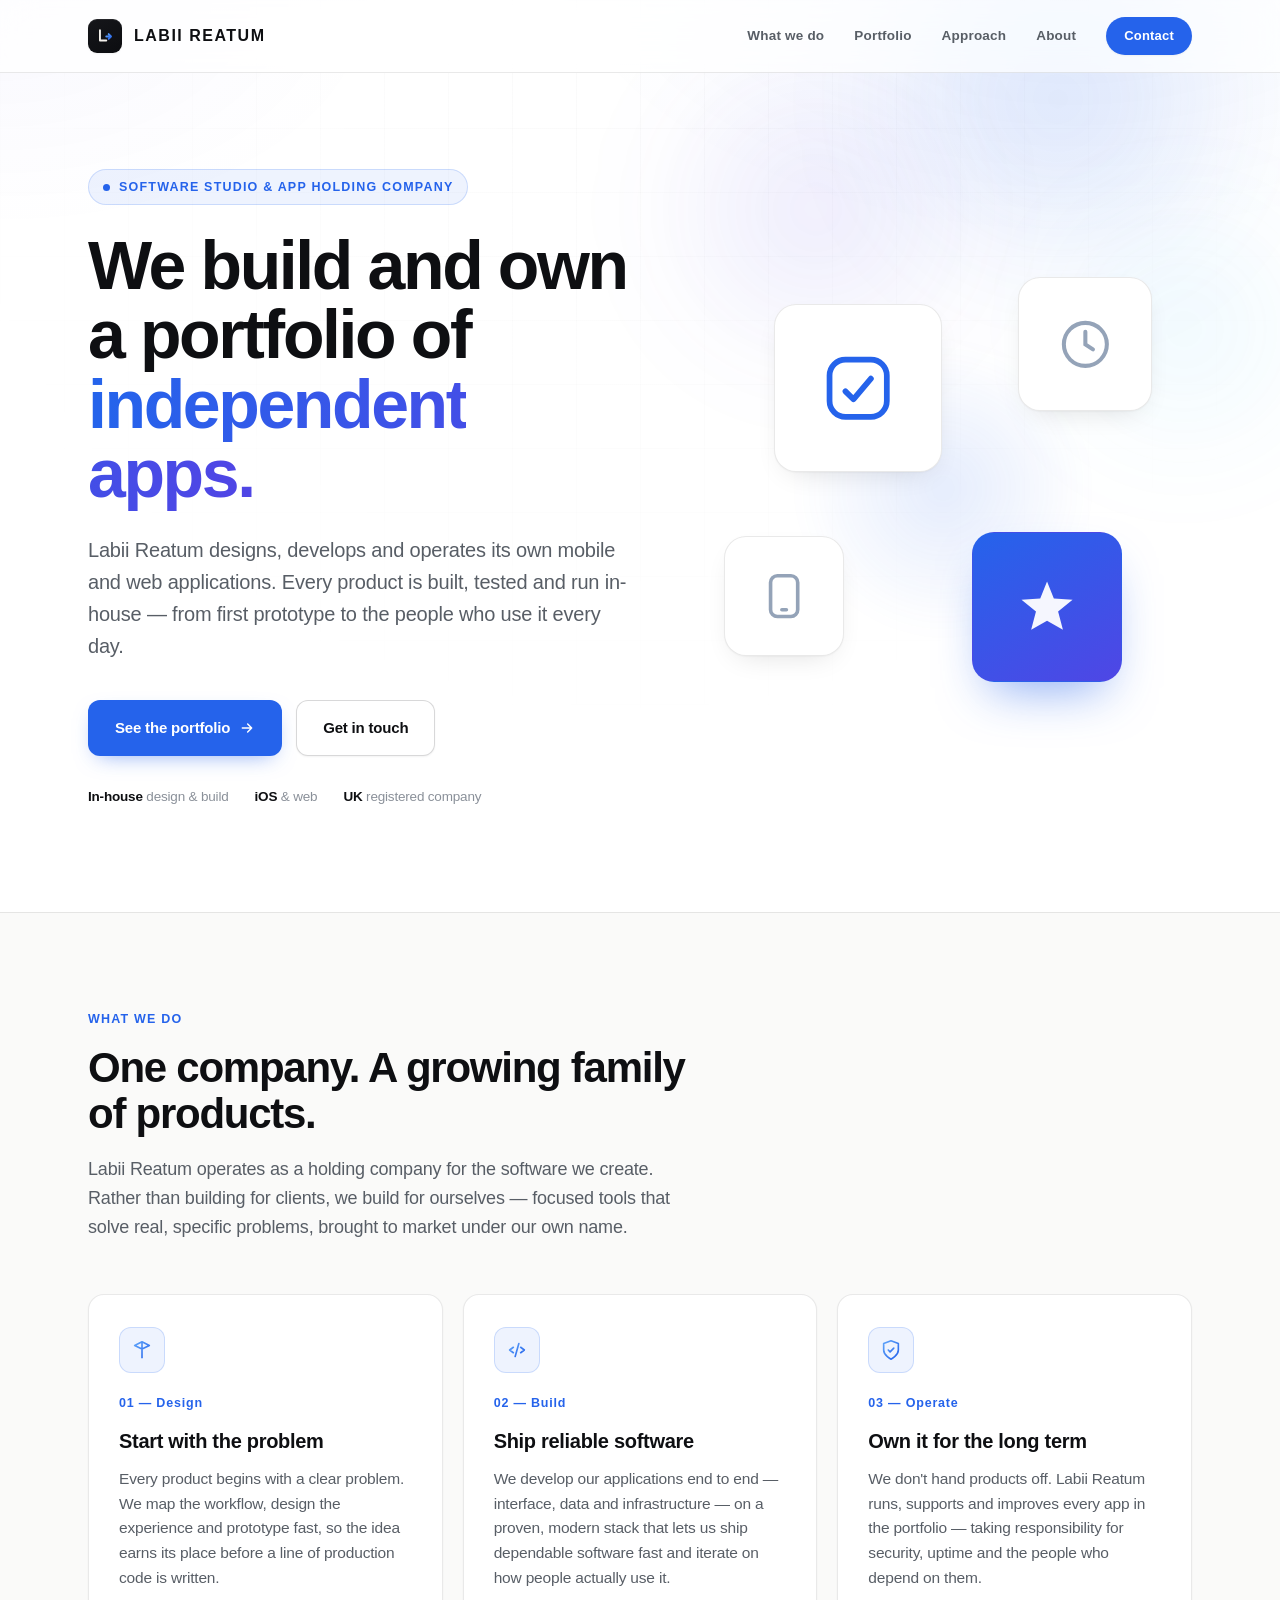
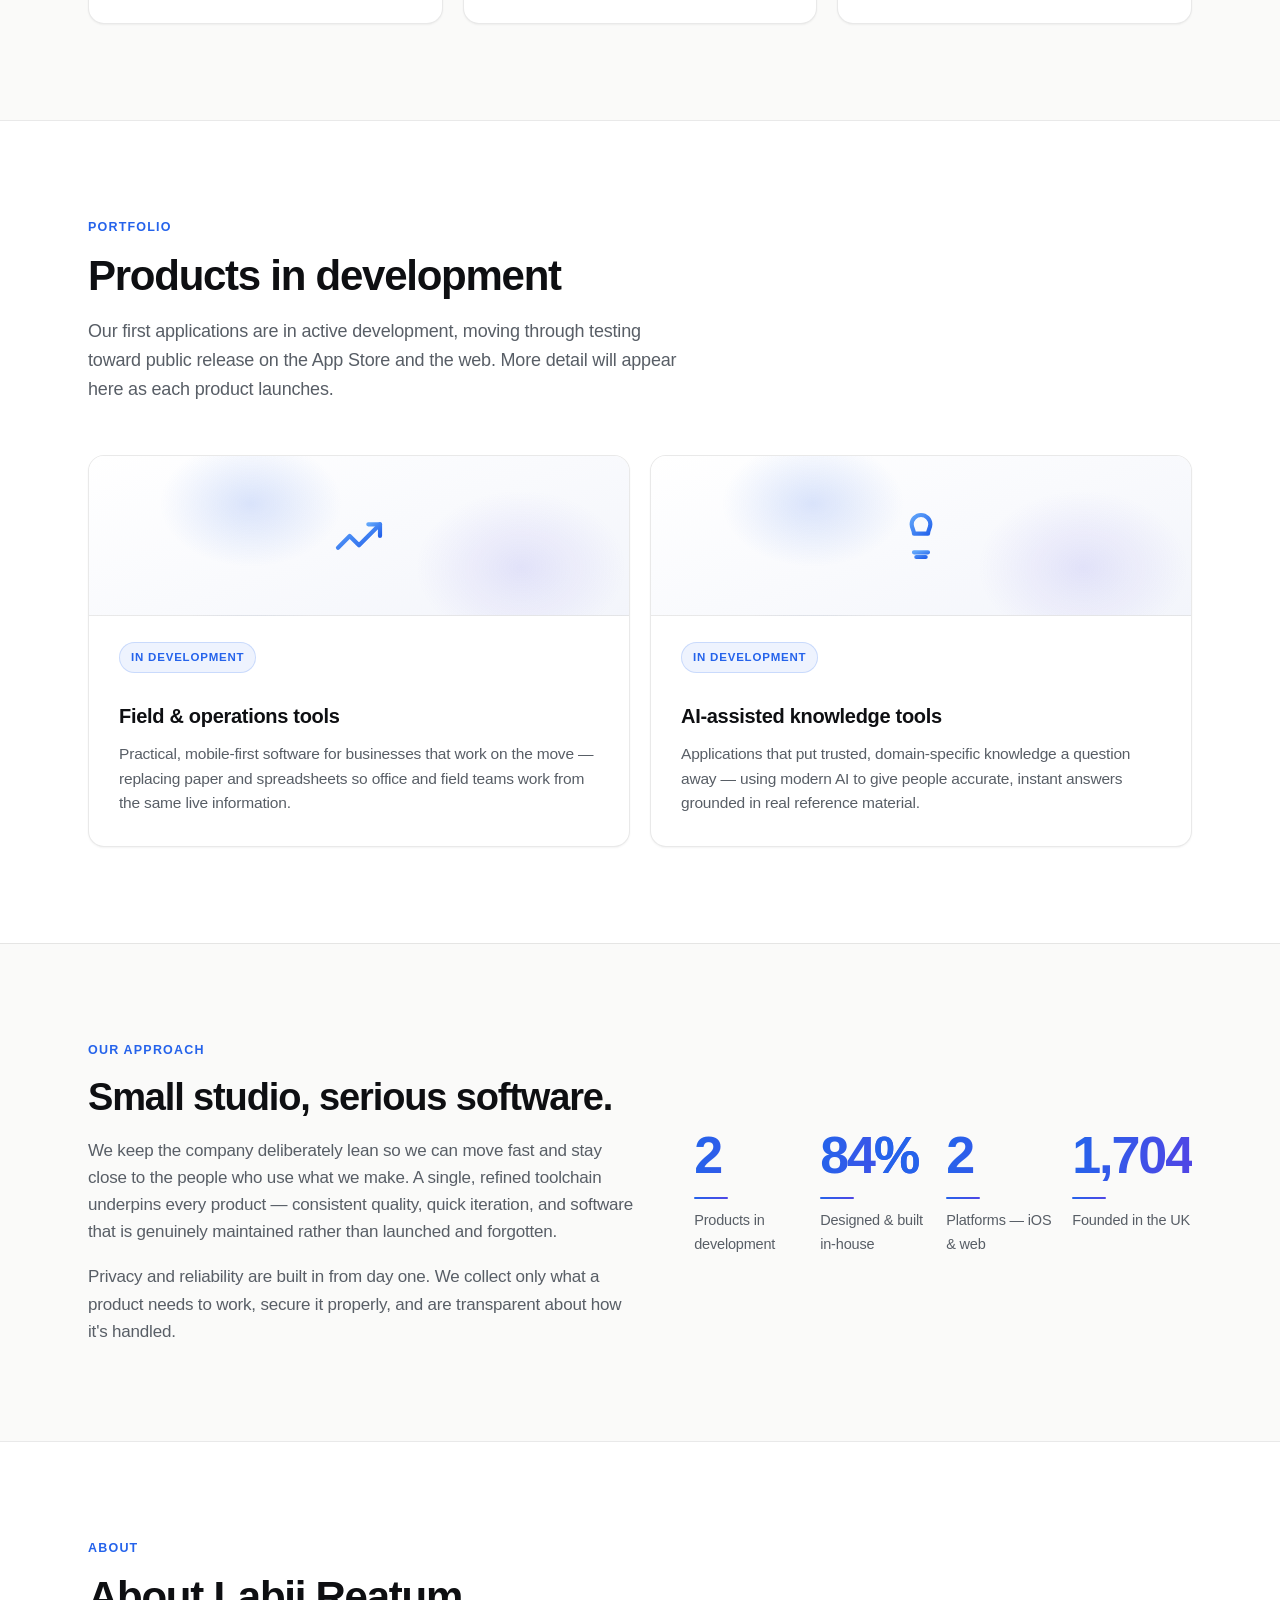
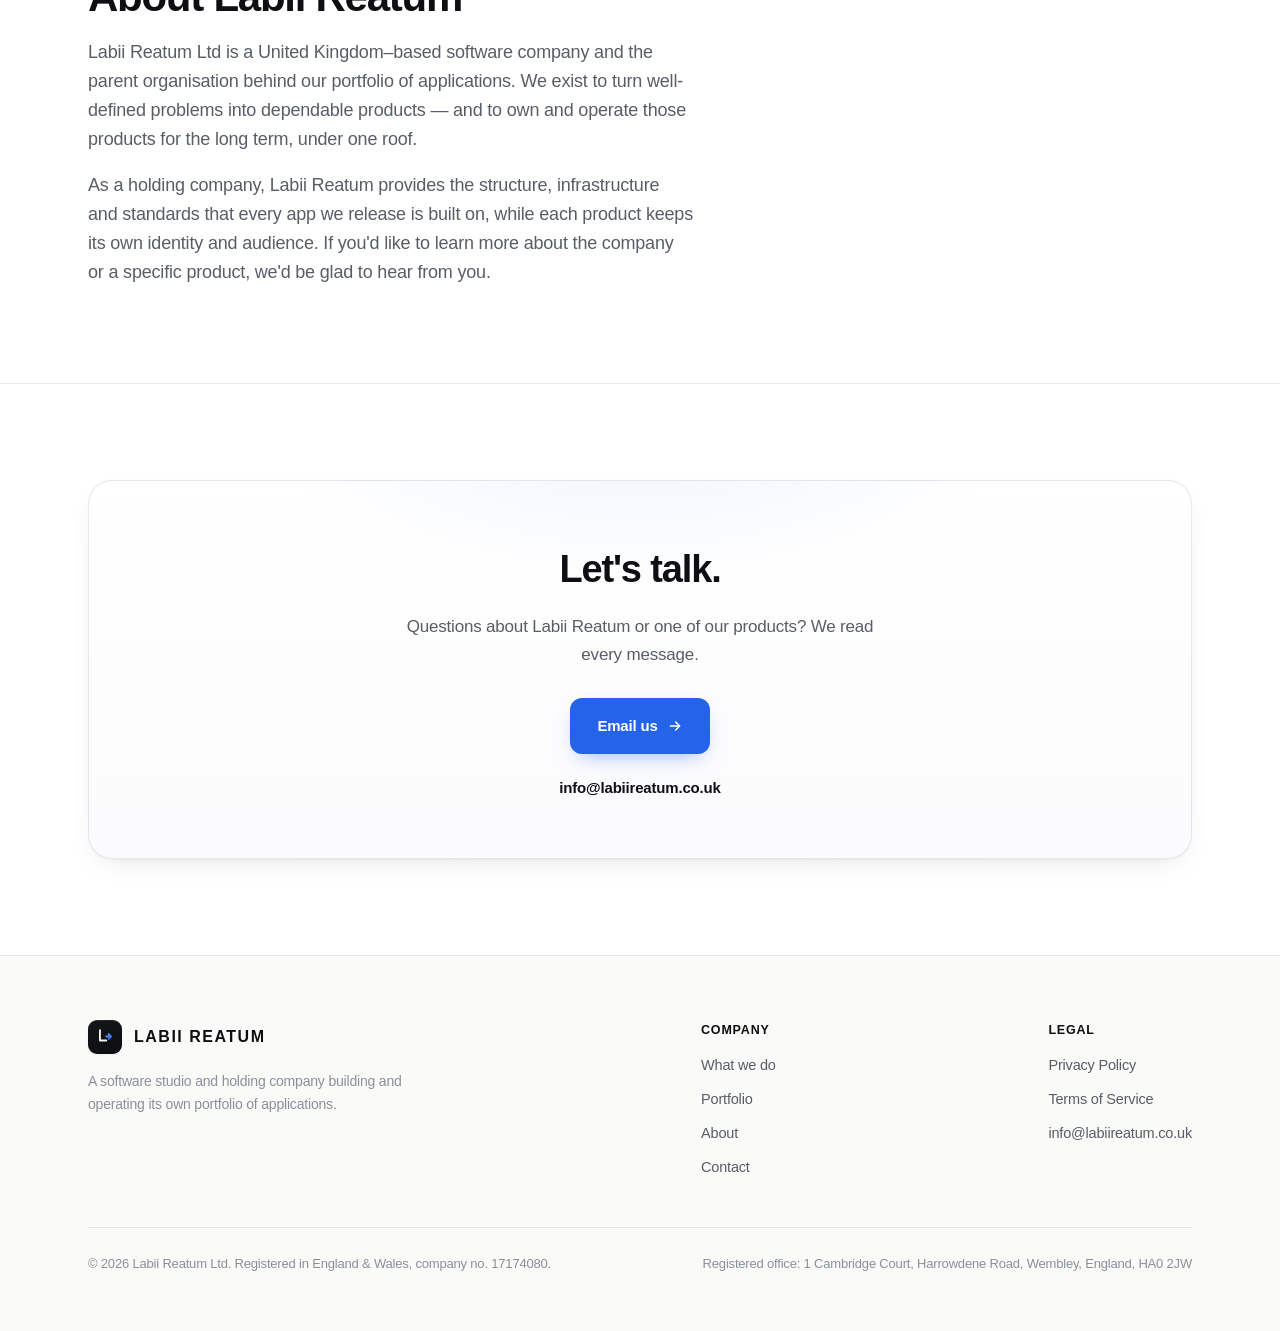
<file: index.html>
<!DOCTYPE html>
<html lang="en">
<head>
  <meta charset="UTF-8">
  <meta name="viewport" content="width=device-width, initial-scale=1.0">
  <title>Labii Reatum — Software studio &amp; app holding company</title>
  <meta name="description" content="Labii Reatum is a software studio and holding company that designs, builds and operates a portfolio of independent mobile and web applications. Built and owned in-house.">
  <meta name="theme-color" content="#FFFFFF">
  <meta name="apple-mobile-web-app-capable" content="yes">
  <meta name="apple-mobile-web-app-status-bar-style" content="black-translucent">
  <meta name="apple-mobile-web-app-title" content="Labii Reatum">
  <meta property="og:type" content="website">
  <meta property="og:title" content="Labii Reatum — Software studio &amp; app holding company">
  <meta property="og:description" content="We design, build and operate a portfolio of independent mobile and web applications.">
  <meta property="og:url" content="https://labiireatum.com">
  <meta property="og:site_name" content="Labii Reatum">
  <link rel="canonical" href="https://labiireatum.com">
  <link rel="icon" type="image/svg+xml" href="favicon.svg">
  <link rel="stylesheet" href="style.css">
</head>
<body>

  <div class="progress" id="progress"></div>

  <!-- reusable logo mark -->
  <svg width="0" height="0" style="position:absolute" aria-hidden="true">
    <defs>
      <linearGradient id="lr" x1="0" y1="0" x2="1" y2="1">
        <stop offset="0" stop-color="#60A5FA"/><stop offset="1" stop-color="#2563EB"/>
      </linearGradient>
    </defs>
    <symbol id="mark" viewBox="0 0 24 24">
      <path d="M5 4v13h8" fill="none" stroke="#F4F1EC" stroke-width="2.4" stroke-linecap="round" stroke-linejoin="round"/>
      <path d="M13 12h6m0 0-3-3m3 3-3 3" fill="none" stroke="url(#lr)" stroke-width="2.4" stroke-linecap="round" stroke-linejoin="round"/>
    </symbol>
  </svg>

  <!-- ============ HEADER ============ -->
  <header class="site">
    <div class="wrap">
      <a href="index.html" class="logo">
        <span class="mark"><svg><use href="#mark"/></svg></span>
        <span class="word">Labii&nbsp;Reatum</span>
      </a>
      <nav class="main">
        <a href="#what">What we do</a>
        <a href="#portfolio">Portfolio</a>
        <a href="#approach">Approach</a>
        <a href="#about">About</a>
        <a href="#contact" class="btn-sm">Contact</a>
      </nav>
    </div>
  </header>

  <!-- ============ HERO ============ -->
  <section class="hero">
    <div class="aurora" aria-hidden="true">
      <span class="blob b1"></span><span class="blob b2"></span><span class="blob b3"></span>
    </div>
    <div class="wrap hero-grid">
      <div>
        <span class="eyebrow"><span class="dot"></span> Software studio &amp; app holding company</span>
        <h1>We build and own a portfolio of <span class="grad-text">independent apps.</span></h1>
        <p class="lead">
          Labii Reatum designs, develops and operates its own mobile and web applications.
          Every product is built, tested and run in-house — from first prototype to the
          people who use it every day.
        </p>
        <div class="cta-row">
          <a href="#portfolio" class="btn btn-primary">See the portfolio
            <svg width="16" height="16" viewBox="0 0 24 24" fill="none"><path d="M5 12h14m0 0-6-6m6 6-6 6" stroke="currentColor" stroke-width="2.2" stroke-linecap="round" stroke-linejoin="round"/></svg>
          </a>
          <a href="#contact" class="btn btn-ghost">Get in touch</a>
        </div>
        <div class="trust">
          <span><b>In-house</b> design &amp; build</span>
          <span><b>iOS</b> &amp; web</span>
          <span><b>UK</b> registered company</span>
        </div>
      </div>

      <!-- abstract product constellation -->
      <div class="hero-visual" aria-hidden="true">
        <div class="halo"></div>
        <div class="orb a">
          <svg viewBox="0 0 24 24" fill="none"><rect x="3" y="3" width="18" height="18" rx="5" stroke="#2563EB" stroke-width="1.8"/><path d="M8 13l2.5 2.5L16 9" stroke="#2563EB" stroke-width="1.8" stroke-linecap="round" stroke-linejoin="round"/></svg>
        </div>
        <div class="orb b">
          <svg viewBox="0 0 24 24" fill="none"><circle cx="12" cy="12" r="8.5" stroke="#94A3B8" stroke-width="1.6"/><path d="M12 7v5l3 2" stroke="#94A3B8" stroke-width="1.6" stroke-linecap="round"/></svg>
        </div>
        <div class="orb glow c">
          <svg viewBox="0 0 24 24" fill="none"><path d="M12 3l2.4 6 6.6.4-5.1 4.2 1.7 6.4L12 16.8 6.4 20l1.7-6.4L3 9.4 9.6 9z" fill="#fff" opacity=".95"/></svg>
        </div>
        <div class="orb d">
          <svg viewBox="0 0 24 24" fill="none"><rect x="6" y="3" width="12" height="18" rx="3" stroke="#94A3B8" stroke-width="1.6"/><path d="M11 18h2" stroke="#94A3B8" stroke-width="1.6" stroke-linecap="round"/></svg>
        </div>
      </div>
    </div>
  </section>

  <!-- ============ WHAT WE DO ============ -->
  <section id="what" class="divide">
    <div class="wrap">
      <div class="section-head reveal">
        <div class="kicker">What we do</div>
        <h2>One company. A growing family of products.</h2>
        <p>Labii Reatum operates as a holding company for the software we create. Rather than
        building for clients, we build for ourselves — focused tools that solve real, specific
        problems, brought to market under our own name.</p>
      </div>
      <div class="grid grid-3">
        <div class="card reveal">
          <div class="ico"><svg viewBox="0 0 24 24" fill="none"><path d="M12 3v18M4 7l8-4 8 4-8 4-8-4z" stroke="url(#lr)" stroke-width="1.8" stroke-linejoin="round"/></svg></div>
          <div class="num">01 — Design</div>
          <h3>Start with the problem</h3>
          <p>Every product begins with a clear problem. We map the workflow, design the experience
          and prototype fast, so the idea earns its place before a line of production code is written.</p>
        </div>
        <div class="card reveal">
          <div class="ico"><svg viewBox="0 0 24 24" fill="none"><path d="M8 9l-4 3 4 3m8-6 4 3-4 3M14 5l-4 14" stroke="url(#lr)" stroke-width="1.8" stroke-linecap="round" stroke-linejoin="round"/></svg></div>
          <div class="num">02 — Build</div>
          <h3>Ship reliable software</h3>
          <p>We develop our applications end to end — interface, data and infrastructure — on a
          proven, modern stack that lets us ship dependable software fast and iterate on how
          people actually use it.</p>
        </div>
        <div class="card reveal">
          <div class="ico"><svg viewBox="0 0 24 24" fill="none"><path d="M12 22s8-4 8-10V5l-8-3-8 3v7c0 6 8 10 8 10z" stroke="url(#lr)" stroke-width="1.8" stroke-linejoin="round"/><path d="M9 12l2 2 4-4" stroke="url(#lr)" stroke-width="1.8" stroke-linecap="round" stroke-linejoin="round"/></svg></div>
          <div class="num">03 — Operate</div>
          <h3>Own it for the long term</h3>
          <p>We don't hand products off. Labii Reatum runs, supports and improves every app in the
          portfolio — taking responsibility for security, uptime and the people who depend on them.</p>
        </div>
      </div>
    </div>
  </section>

  <!-- ============ PORTFOLIO ============ -->
  <section id="portfolio" class="divide">
    <div class="wrap">
      <div class="section-head reveal">
        <div class="kicker">Portfolio</div>
        <h2>Products in development</h2>
        <p>Our first applications are in active development, moving through testing toward public
        release on the App Store and the web. More detail will appear here as each product launches.</p>
      </div>
      <div class="grid grid-2">
        <div class="card pcard reveal">
          <div class="art">
            <svg viewBox="0 0 24 24" fill="none"><path d="M3 17l5-5 4 4 9-9" stroke="url(#lr)" stroke-width="1.8" stroke-linecap="round" stroke-linejoin="round"/><path d="M21 7v5m0-5h-5" stroke="url(#lr)" stroke-width="1.8" stroke-linecap="round" stroke-linejoin="round"/></svg>
          </div>
          <div class="body">
            <span class="pill">In development</span>
            <h3>Field &amp; operations tools</h3>
            <p>Practical, mobile-first software for businesses that work on the move — replacing
            paper and spreadsheets so office and field teams work from the same live information.</p>
          </div>
        </div>
        <div class="card pcard reveal">
          <div class="art">
            <svg viewBox="0 0 24 24" fill="none"><path d="M12 3a4 4 0 0 1 4 4c0 1.5-1 2.5-1 4h-6c0-1.5-1-2.5-1-4a4 4 0 0 1 4-4z" stroke="url(#lr)" stroke-width="1.8" stroke-linejoin="round"/><path d="M9 19h6M10 21h4" stroke="url(#lr)" stroke-width="1.8" stroke-linecap="round"/></svg>
          </div>
          <div class="body">
            <span class="pill">In development</span>
            <h3>AI-assisted knowledge tools</h3>
            <p>Applications that put trusted, domain-specific knowledge a question away — using
            modern AI to give people accurate, instant answers grounded in real reference material.</p>
          </div>
        </div>
      </div>
    </div>
  </section>

  <!-- ============ APPROACH ============ -->
  <section id="approach" class="divide">
    <div class="wrap split">
      <div class="reveal">
        <div class="kicker">Our approach</div>
        <h2 style="margin-top:16px;">Small studio, serious software.</h2>
        <p>We keep the company deliberately lean so we can move fast and stay close to the people
        who use what we make. A single, refined toolchain underpins every product — consistent
        quality, quick iteration, and software that is genuinely maintained rather than launched
        and forgotten.</p>
        <p>Privacy and reliability are built in from day one. We collect only what a product needs
        to work, secure it properly, and are transparent about how it's handled.</p>
      </div>
      <div class="metrics reveal">
        <div class="metric">
          <div class="figure grad-text"><span class="count" data-target="2">0</span></div>
          <div class="rule"></div>
          <div class="label">Products in development</div>
        </div>
        <div class="metric">
          <div class="figure grad-text"><span class="count" data-target="100">0</span><span class="suffix">%</span></div>
          <div class="rule"></div>
          <div class="label">Designed &amp; built in-house</div>
        </div>
        <div class="metric">
          <div class="figure grad-text"><span class="count" data-target="2">0</span></div>
          <div class="rule"></div>
          <div class="label">Platforms — iOS &amp; web</div>
        </div>
        <div class="metric">
          <div class="figure grad-text"><span class="count" data-target="2026">0</span></div>
          <div class="rule"></div>
          <div class="label">Founded in the UK</div>
        </div>
      </div>
    </div>
  </section>

  <!-- ============ ABOUT ============ -->
  <section id="about" class="divide">
    <div class="wrap">
      <div class="section-head reveal" style="margin-bottom:0;">
        <div class="kicker">About</div>
        <h2>About Labii Reatum</h2>
        <p>Labii Reatum Ltd is a United Kingdom&ndash;based software company and the parent
        organisation behind our portfolio of applications. We exist to turn well-defined problems
        into dependable products — and to own and operate those products for the long term, under
        one roof.</p>
        <p>As a holding company, Labii Reatum provides the structure, infrastructure and standards
        that every app we release is built on, while each product keeps its own identity and
        audience. If you'd like to learn more about the company or a specific product, we'd be glad
        to hear from you.</p>
      </div>
    </div>
  </section>

  <!-- ============ CONTACT ============ -->
  <section id="contact" class="divide">
    <div class="wrap">
      <div class="cta-band reveal">
        <h2>Let's talk.</h2>
        <p>Questions about Labii Reatum or one of our products? We read every message.</p>
        <a href="mailto:info@labiireatum.co.uk" class="btn btn-primary">Email us
          <svg width="16" height="16" viewBox="0 0 24 24" fill="none"><path d="M5 12h14m0 0-6-6m6 6-6 6" stroke="currentColor" stroke-width="2.2" stroke-linecap="round" stroke-linejoin="round"/></svg>
        </a>
        <div class="email"><a href="mailto:info@labiireatum.co.uk">info@labiireatum.co.uk</a></div>
      </div>
    </div>
  </section>

  <!-- ============ FOOTER ============ -->
  <footer class="site">
    <div class="wrap">
      <div class="cols">
        <div class="about">
          <a href="index.html" class="logo">
            <span class="mark"><svg><use href="#mark"/></svg></span>
            <span class="word">Labii&nbsp;Reatum</span>
          </a>
          <p>A software studio and holding company building and operating its own portfolio of applications.</p>
        </div>
        <nav>
          <div class="colhead">Company</div>
          <a href="#what">What we do</a>
          <a href="#portfolio">Portfolio</a>
          <a href="#about">About</a>
          <a href="#contact">Contact</a>
        </nav>
        <nav>
          <div class="colhead">Legal</div>
          <a href="privacy.html">Privacy Policy</a>
          <a href="terms.html">Terms of Service</a>
          <a href="mailto:info@labiireatum.co.uk">info@labiireatum.co.uk</a>
        </nav>
      </div>
      <div class="legal-line">
        <span>&copy; <span id="yr">2026</span> Labii Reatum Ltd. Registered in England &amp; Wales, company no. 17174080.</span>
        <span>Registered office: 1 Cambridge Court, Harrowdene Road, Wembley, England, HA0&nbsp;2JW</span>
      </div>
    </div>
  </footer>

  <script>
    document.getElementById('yr').textContent = new Date().getFullYear();
    const reduce = window.matchMedia('(prefers-reduced-motion: reduce)').matches;

    /* scroll progress bar */
    const bar = document.getElementById('progress');
    const onScroll = () => {
      const h = document.documentElement;
      const max = h.scrollHeight - h.clientHeight;
      bar.style.width = (max > 0 ? (h.scrollTop / max) * 100 : 0) + '%';
    };
    document.addEventListener('scroll', onScroll, { passive: true }); onScroll();

    /* staggered reveal on scroll */
    const io = new IntersectionObserver((els) => {
      els.forEach(e => {
        if (!e.isIntersecting) return;
        const sibs = [...e.target.parentElement.querySelectorAll(':scope > .reveal')];
        const i = Math.max(0, sibs.indexOf(e.target));
        e.target.style.transitionDelay = (i * 80) + 'ms';
        e.target.classList.add('in');
        io.unobserve(e.target);
      });
    }, { threshold: 0.12 });
    document.querySelectorAll('.reveal').forEach(el => io.observe(el));

    /* count-up metrics */
    const fmt = n => n.toLocaleString('en-GB');
    const runCount = (el) => {
      const target = +el.dataset.target;
      if (reduce) { el.textContent = fmt(target); return; }
      const dur = 1400, t0 = performance.now();
      const tick = (t) => {
        const p = Math.min(1, (t - t0) / dur);
        const eased = 1 - Math.pow(1 - p, 3);
        el.textContent = fmt(Math.round(target * eased));
        if (p < 1) requestAnimationFrame(tick);
      };
      requestAnimationFrame(tick);
    };
    const cio = new IntersectionObserver((els) => {
      els.forEach(e => { if (e.isIntersecting) { e.target.querySelectorAll('.count').forEach(runCount); cio.unobserve(e.target); } });
    }, { threshold: 0.4 });
    document.querySelectorAll('.metrics').forEach(el => cio.observe(el));

    /* cursor parallax on hero cards */
    if (!reduce) {
      const hero = document.querySelector('.hero');
      const orbs = [...document.querySelectorAll('.hero-visual .orb')];
      const depths = [14, 22, 10, 26];
      let raf = null, tx = 0, ty = 0;
      hero.addEventListener('mousemove', (ev) => {
        const r = hero.getBoundingClientRect();
        tx = ((ev.clientX - r.left) / r.width - 0.5) * 2;
        ty = ((ev.clientY - r.top) / r.height - 0.5) * 2;
        if (!raf) raf = requestAnimationFrame(apply);
      });
      hero.addEventListener('mouseleave', () => { tx = 0; ty = 0; if (!raf) raf = requestAnimationFrame(apply); });
      const apply = () => {
        orbs.forEach((o, i) => {
          const d = depths[i % depths.length];
          o.style.setProperty('--px', (tx * d) + 'px');
          o.style.setProperty('--py', (ty * d) + 'px');
        });
        raf = null;
      };
    }
  </script>
</body>
</html>
</file>
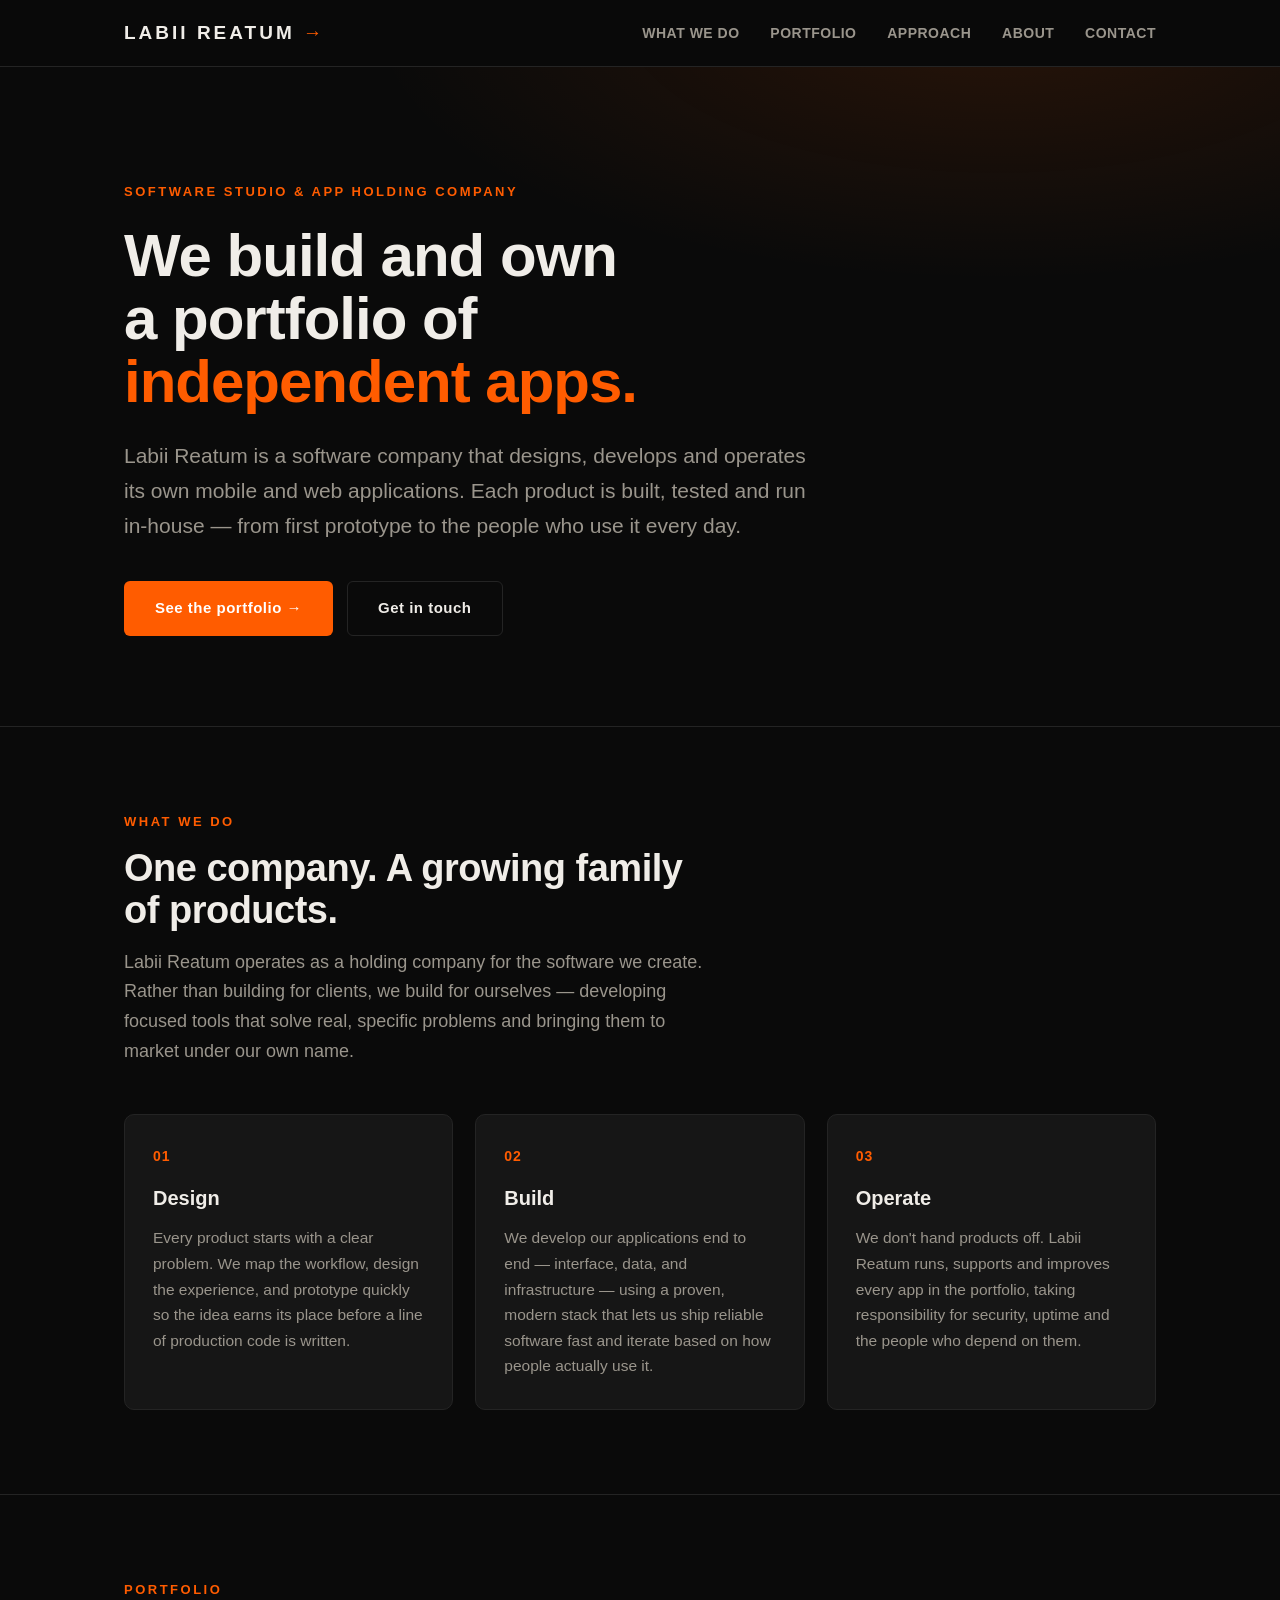
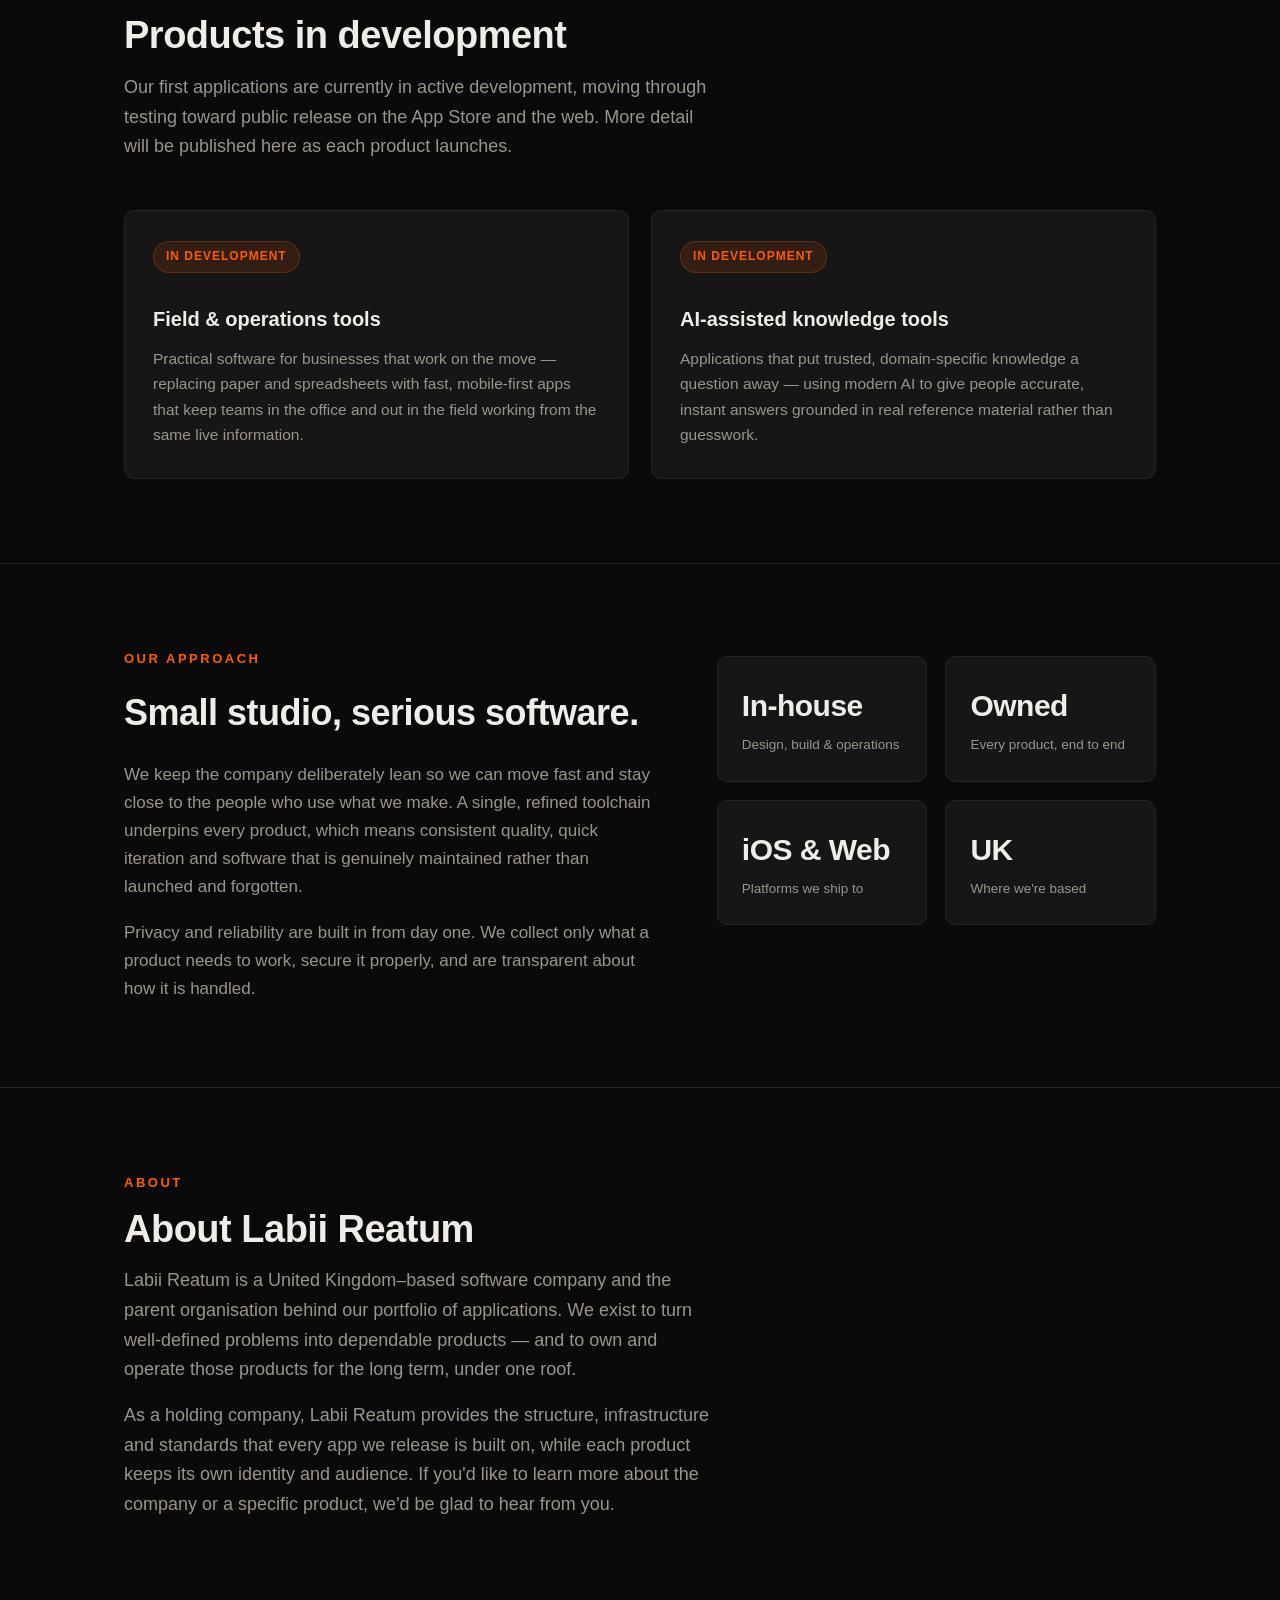
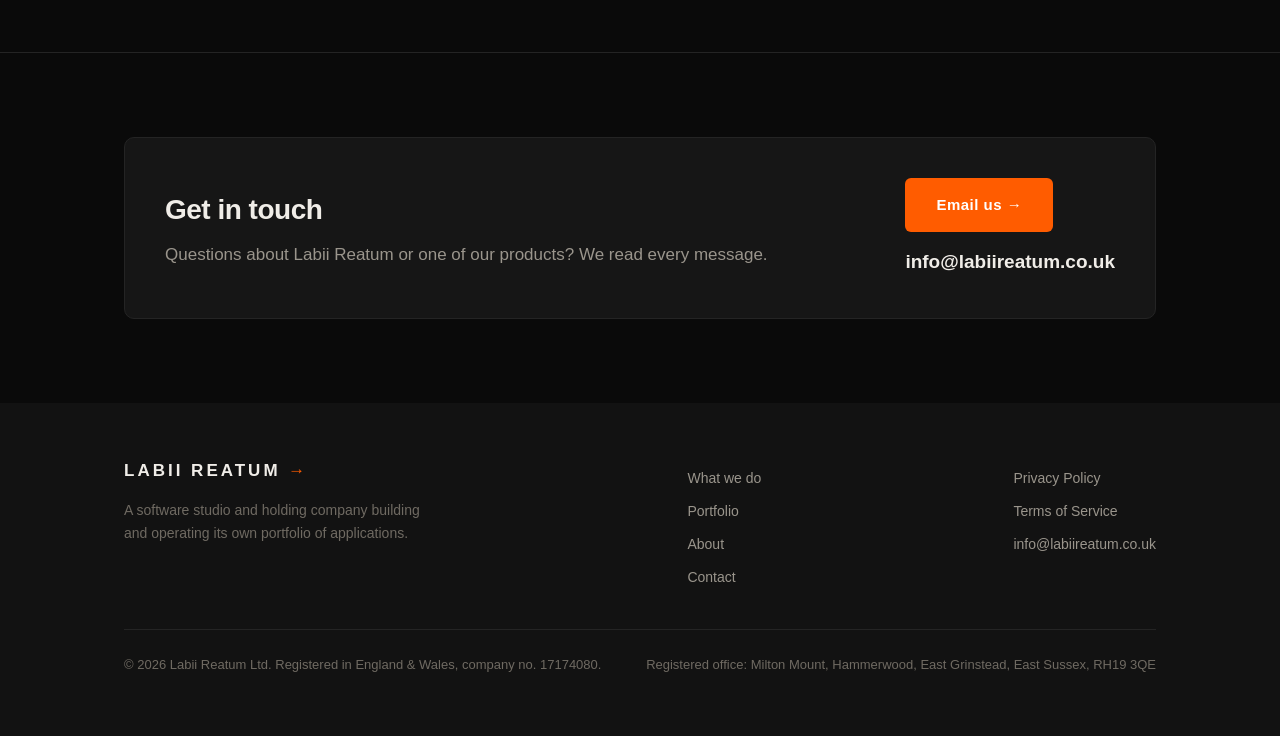
<file: labii-reatum-site/index.html>
<!DOCTYPE html>
<html lang="en">
<head>
  <meta charset="UTF-8">
  <meta name="viewport" content="width=device-width, initial-scale=1.0">
  <title>Labii Reatum — Software studio &amp; app holding company</title>
  <meta name="description" content="Labii Reatum is a software studio and holding company that designs, builds and operates a portfolio of mobile and web applications. Independent products, built and owned in-house.">
  <meta name="theme-color" content="#FF5C00">
  <meta name="apple-mobile-web-app-capable" content="yes">
  <meta name="apple-mobile-web-app-status-bar-style" content="black-translucent">
  <meta name="apple-mobile-web-app-title" content="Labii Reatum">

  <!-- Open Graph -->
  <meta property="og:type" content="website">
  <meta property="og:title" content="Labii Reatum — Software studio &amp; app holding company">
  <meta property="og:description" content="We design, build and operate a portfolio of independent mobile and web applications.">
  <meta property="og:url" content="https://labiireatum.co.uk">
  <meta property="og:site_name" content="Labii Reatum">

  <link rel="canonical" href="https://labiireatum.co.uk">
  <link rel="icon" type="image/svg+xml" href="favicon.svg">
  <link rel="stylesheet" href="style.css">
</head>
<body>

  <!-- ============ HEADER ============ -->
  <header class="site">
    <div class="wrap">
      <a href="index.html" class="brand">LABII REATUM <span>&rarr;</span></a>
      <nav class="main">
        <a href="#what">What we do</a>
        <a href="#portfolio">Portfolio</a>
        <a href="#approach">Approach</a>
        <a href="#about">About</a>
        <a href="#contact">Contact</a>
      </nav>
    </div>
  </header>

  <!-- ============ HERO ============ -->
  <div class="hero">
    <div class="wrap">
      <span class="eyebrow">Software studio &amp; app holding company</span>
      <h1>We build and own a portfolio of <span class="accent">independent apps.</span></h1>
      <p class="lead">
        Labii Reatum is a software company that designs, develops and operates its own
        mobile and web applications. Each product is built, tested and run in-house —
        from first prototype to the people who use it every day.
      </p>
      <div class="cta-row">
        <a href="#portfolio" class="btn btn-primary">See the portfolio &rarr;</a>
        <a href="#contact" class="btn btn-ghost">Get in touch</a>
      </div>
    </div>
  </div>

  <!-- ============ WHAT WE DO ============ -->
  <section id="what">
    <div class="wrap">
      <div class="section-head">
        <div class="kicker">What we do</div>
        <h2>One company. A growing family of products.</h2>
        <p>
          Labii Reatum operates as a holding company for the software we create. Rather than
          building for clients, we build for ourselves — developing focused tools that solve
          real, specific problems and bringing them to market under our own name.
        </p>
      </div>

      <div class="grid grid-3">
        <div class="card">
          <div class="num">01</div>
          <h3>Design</h3>
          <p>Every product starts with a clear problem. We map the workflow, design the
          experience, and prototype quickly so the idea earns its place before a line of
          production code is written.</p>
        </div>
        <div class="card">
          <div class="num">02</div>
          <h3>Build</h3>
          <p>We develop our applications end to end — interface, data, and infrastructure —
          using a proven, modern stack that lets us ship reliable software fast and iterate
          based on how people actually use it.</p>
        </div>
        <div class="card">
          <div class="num">03</div>
          <h3>Operate</h3>
          <p>We don't hand products off. Labii Reatum runs, supports and improves every app
          in the portfolio, taking responsibility for security, uptime and the people who
          depend on them.</p>
        </div>
      </div>
    </div>
  </section>

  <!-- ============ PORTFOLIO ============ -->
  <section id="portfolio">
    <div class="wrap">
      <div class="section-head">
        <div class="kicker">Portfolio</div>
        <h2>Products in development</h2>
        <p>
          Our first applications are currently in active development, moving through
          testing toward public release on the App Store and the web. More detail will be
          published here as each product launches.
        </p>
      </div>

      <div class="grid grid-2">
        <div class="card">
          <span class="pill">In development</span>
          <h3>Field &amp; operations tools</h3>
          <p>Practical software for businesses that work on the move — replacing paper and
          spreadsheets with fast, mobile-first apps that keep teams in the office and out
          in the field working from the same live information.</p>
        </div>
        <div class="card">
          <span class="pill">In development</span>
          <h3>AI-assisted knowledge tools</h3>
          <p>Applications that put trusted, domain-specific knowledge a question away —
          using modern AI to give people accurate, instant answers grounded in real
          reference material rather than guesswork.</p>
        </div>
      </div>
    </div>
  </section>

  <!-- ============ APPROACH ============ -->
  <section id="approach">
    <div class="wrap">
      <div class="split">
        <div>
          <div class="kicker" style="color:var(--accent);font-size:13px;letter-spacing:2.5px;text-transform:uppercase;font-weight:700;">Our approach</div>
          <h2 style="margin-top:14px;">Small studio, serious software.</h2>
          <p>
            We keep the company deliberately lean so we can move fast and stay close to the
            people who use what we make. A single, refined toolchain underpins every product,
            which means consistent quality, quick iteration and software that is genuinely
            maintained rather than launched and forgotten.
          </p>
          <p>
            Privacy and reliability are built in from day one. We collect only what a product
            needs to work, secure it properly, and are transparent about how it is handled.
          </p>
        </div>
        <div>
          <div class="stat-row">
            <div class="stat">
              <div class="big">In-house</div>
              <div class="lab">Design, build &amp; operations</div>
            </div>
            <div class="stat">
              <div class="big">Owned</div>
              <div class="lab">Every product, end to end</div>
            </div>
            <div class="stat">
              <div class="big">iOS &amp; Web</div>
              <div class="lab">Platforms we ship to</div>
            </div>
            <div class="stat">
              <div class="big">UK</div>
              <div class="lab">Where we're based</div>
            </div>
          </div>
        </div>
      </div>
    </div>
  </section>

  <!-- ============ ABOUT ============ -->
  <section id="about">
    <div class="wrap">
      <div class="section-head">
        <div class="kicker">About</div>
        <h2>About Labii Reatum</h2>
        <p>
          Labii Reatum is a United Kingdom&ndash;based software company and the parent
          organisation behind our portfolio of applications. We exist to turn well-defined
          problems into dependable products — and to own and operate those products for the
          long term, under one roof.
        </p>
        <p>
          As a holding company, Labii Reatum provides the structure, infrastructure and
          standards that every app we release is built on, while each product keeps its own
          identity and audience. If you'd like to learn more about the company or a specific
          product, we'd be glad to hear from you.
        </p>
      </div>
    </div>
  </section>

  <!-- ============ CONTACT ============ -->
  <section id="contact" style="border-bottom:none;">
    <div class="wrap">
      <div class="contact-box">
        <div>
          <h2>Get in touch</h2>
          <p>Questions about Labii Reatum or one of our products? We read every message.</p>
        </div>
        <div>
          <a href="mailto:info@labiireatum.co.uk" class="btn btn-primary">Email us &rarr;</a>
          <div class="email" style="margin-top:14px;">
            <a href="mailto:info@labiireatum.co.uk" style="color:var(--text);">info@labiireatum.co.uk</a>
          </div>
        </div>
      </div>
    </div>
  </section>

  <!-- ============ FOOTER ============ -->
  <footer class="site">
    <div class="wrap">
      <div class="cols">
        <div>
          <a href="index.html" class="brand">LABII REATUM <span>&rarr;</span></a>
          <p>A software studio and holding company building and operating its own portfolio of applications.</p>
        </div>
        <nav>
          <a href="#what">What we do</a>
          <a href="#portfolio">Portfolio</a>
          <a href="#about">About</a>
          <a href="#contact">Contact</a>
        </nav>
        <nav>
          <a href="privacy.html">Privacy Policy</a>
          <a href="terms.html">Terms of Service</a>
          <a href="mailto:info@labiireatum.co.uk">info@labiireatum.co.uk</a>
        </nav>
      </div>
      <div class="legal-line">
        <span>&copy; <span id="yr">2026</span> Labii Reatum Ltd. Registered in England &amp; Wales, company no. 17174080.</span>
        <span>Registered office: Milton Mount, Hammerwood, East Grinstead, East Sussex, RH19&nbsp;3QE</span>
      </div>
    </div>
  </footer>

  <script>document.getElementById('yr').textContent = new Date().getFullYear();</script>
</body>
</html>
</file>
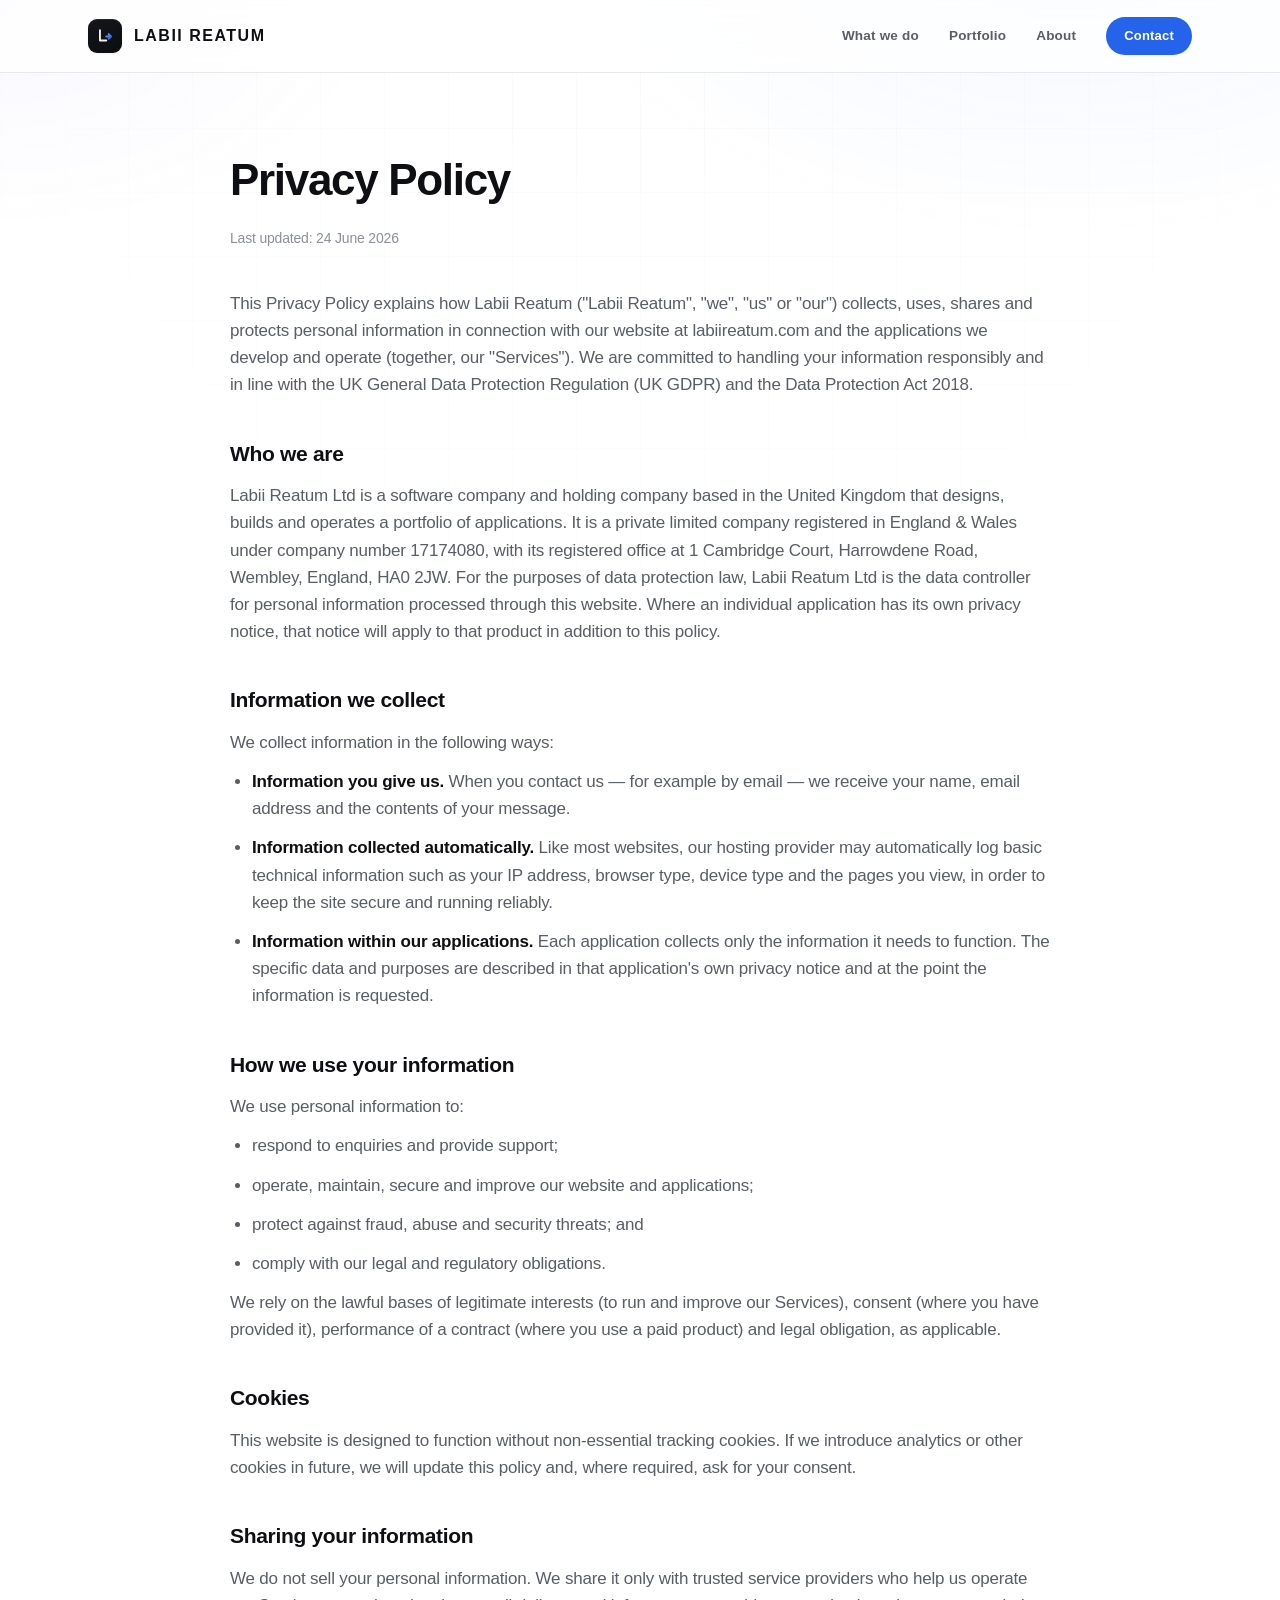
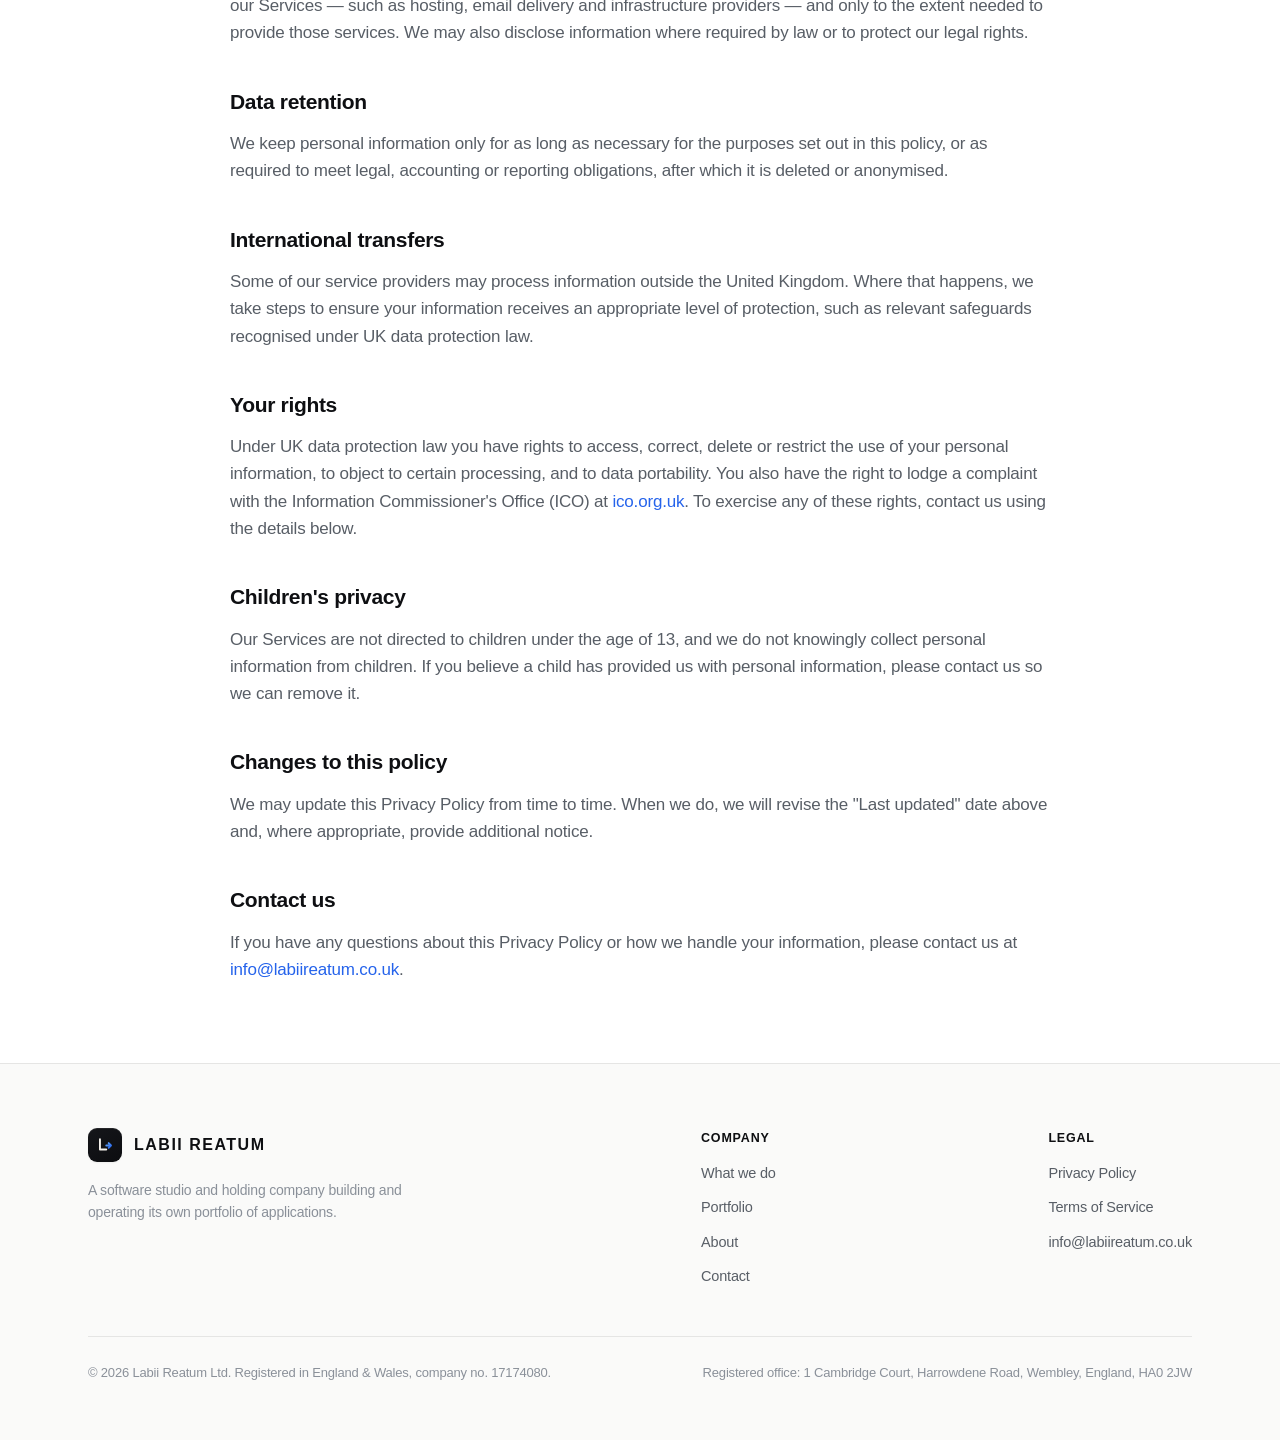
<file: privacy.html>
<!DOCTYPE html>
<html lang="en">
<head>
  <meta charset="UTF-8">
  <meta name="viewport" content="width=device-width, initial-scale=1.0">
  <title>Privacy Policy — Labii Reatum</title>
  <meta name="description" content="How Labii Reatum collects, uses and protects personal information across its website and applications.">
  <meta name="theme-color" content="#FFFFFF">
  <link rel="canonical" href="https://labiireatum.com/privacy">
  <link rel="icon" type="image/svg+xml" href="favicon.svg">
  <link rel="stylesheet" href="style.css">
</head>
<body>

  <svg width="0" height="0" style="position:absolute" aria-hidden="true">
    <defs>
      <linearGradient id="lr" x1="0" y1="0" x2="1" y2="1">
        <stop offset="0" stop-color="#60A5FA"/><stop offset="1" stop-color="#2563EB"/>
      </linearGradient>
    </defs>
    <symbol id="mark" viewBox="0 0 24 24">
      <path d="M5 4v13h8" fill="none" stroke="#F4F1EC" stroke-width="2.4" stroke-linecap="round" stroke-linejoin="round"/>
      <path d="M13 12h6m0 0-3-3m3 3-3 3" fill="none" stroke="url(#lr)" stroke-width="2.4" stroke-linecap="round" stroke-linejoin="round"/>
    </symbol>
  </svg>

  <header class="site">
    <div class="wrap">
      <a href="index.html" class="logo">
        <span class="mark"><svg><use href="#mark"/></svg></span>
        <span class="word">Labii&nbsp;Reatum</span>
      </a>
      <nav class="main">
        <a href="index.html#what">What we do</a>
        <a href="index.html#portfolio">Portfolio</a>
        <a href="index.html#about">About</a>
        <a href="index.html#contact" class="btn-sm">Contact</a>
      </nav>
    </div>
  </header>

  <div class="wrap legal">
    <h1>Privacy Policy</h1>
    <p class="updated">Last updated: 24 June 2026</p>

    <p>
      This Privacy Policy explains how Labii Reatum ("Labii Reatum", "we", "us" or "our")
      collects, uses, shares and protects personal information in connection with our website
      at labiireatum.com and the applications we develop and operate (together, our
      "Services"). We are committed to handling your information responsibly and in line with
      the UK General Data Protection Regulation (UK GDPR) and the Data Protection Act 2018.
    </p>

    <h2>Who we are</h2>
    <p>
      Labii Reatum Ltd is a software company and holding company based in the United Kingdom
      that designs, builds and operates a portfolio of applications. It is a private limited
      company registered in England &amp; Wales under company number 17174080, with its
      registered office at 1 Cambridge Court, Harrowdene Road, Wembley, England, HA0 2JW.
      For the purposes of data protection law, Labii Reatum Ltd is the data controller for
      personal information processed through this website. Where an individual application has
      its own privacy notice, that notice will apply to that product in addition to this policy.
    </p>

    <h2>Information we collect</h2>
    <p>We collect information in the following ways:</p>
    <ul>
      <li><strong>Information you give us.</strong> When you contact us — for example by email —
      we receive your name, email address and the contents of your message.</li>
      <li><strong>Information collected automatically.</strong> Like most websites, our hosting
      provider may automatically log basic technical information such as your IP address,
      browser type, device type and the pages you view, in order to keep the site secure and
      running reliably.</li>
      <li><strong>Information within our applications.</strong> Each application collects only the
      information it needs to function. The specific data and purposes are described in that
      application's own privacy notice and at the point the information is requested.</li>
    </ul>

    <h2>How we use your information</h2>
    <p>We use personal information to:</p>
    <ul>
      <li>respond to enquiries and provide support;</li>
      <li>operate, maintain, secure and improve our website and applications;</li>
      <li>protect against fraud, abuse and security threats; and</li>
      <li>comply with our legal and regulatory obligations.</li>
    </ul>
    <p>
      We rely on the lawful bases of legitimate interests (to run and improve our Services),
      consent (where you have provided it), performance of a contract (where you use a paid
      product) and legal obligation, as applicable.
    </p>

    <h2>Cookies</h2>
    <p>
      This website is designed to function without non-essential tracking cookies. If we
      introduce analytics or other cookies in future, we will update this policy and, where
      required, ask for your consent.
    </p>

    <h2>Sharing your information</h2>
    <p>
      We do not sell your personal information. We share it only with trusted service providers
      who help us operate our Services — such as hosting, email delivery and infrastructure
      providers — and only to the extent needed to provide those services. We may also disclose
      information where required by law or to protect our legal rights.
    </p>

    <h2>Data retention</h2>
    <p>
      We keep personal information only for as long as necessary for the purposes set out in
      this policy, or as required to meet legal, accounting or reporting obligations, after
      which it is deleted or anonymised.
    </p>

    <h2>International transfers</h2>
    <p>
      Some of our service providers may process information outside the United Kingdom. Where
      that happens, we take steps to ensure your information receives an appropriate level of
      protection, such as relevant safeguards recognised under UK data protection law.
    </p>

    <h2>Your rights</h2>
    <p>
      Under UK data protection law you have rights to access, correct, delete or restrict the
      use of your personal information, to object to certain processing, and to data
      portability. You also have the right to lodge a complaint with the Information
      Commissioner's Office (ICO) at <a href="https://ico.org.uk" target="_blank" rel="noopener">ico.org.uk</a>.
      To exercise any of these rights, contact us using the details below.
    </p>

    <h2>Children's privacy</h2>
    <p>
      Our Services are not directed to children under the age of 13, and we do not knowingly
      collect personal information from children. If you believe a child has provided us with
      personal information, please contact us so we can remove it.
    </p>

    <h2>Changes to this policy</h2>
    <p>
      We may update this Privacy Policy from time to time. When we do, we will revise the
      "Last updated" date above and, where appropriate, provide additional notice.
    </p>

    <h2>Contact us</h2>
    <p>
      If you have any questions about this Privacy Policy or how we handle your information,
      please contact us at <a href="mailto:info@labiireatum.co.uk">info@labiireatum.co.uk</a>.
    </p>
  </div>

  <footer class="site">
    <div class="wrap">
      <div class="cols">
        <div class="about">
          <a href="index.html" class="logo">
            <span class="mark"><svg><use href="#mark"/></svg></span>
            <span class="word">Labii&nbsp;Reatum</span>
          </a>
          <p>A software studio and holding company building and operating its own portfolio of applications.</p>
        </div>
        <nav>
          <div class="colhead">Company</div>
          <a href="index.html#what">What we do</a>
          <a href="index.html#portfolio">Portfolio</a>
          <a href="index.html#about">About</a>
          <a href="index.html#contact">Contact</a>
        </nav>
        <nav>
          <div class="colhead">Legal</div>
          <a href="privacy.html">Privacy Policy</a>
          <a href="terms.html">Terms of Service</a>
          <a href="mailto:info@labiireatum.co.uk">info@labiireatum.co.uk</a>
        </nav>
      </div>
      <div class="legal-line">
        <span>&copy; <span id="yr">2026</span> Labii Reatum Ltd. Registered in England &amp; Wales, company no. 17174080.</span>
        <span>Registered office: 1 Cambridge Court, Harrowdene Road, Wembley, England, HA0&nbsp;2JW</span>
      </div>
    </div>
  </footer>

  <script>document.getElementById('yr').textContent = new Date().getFullYear();</script>
</body>
</html>
</file>
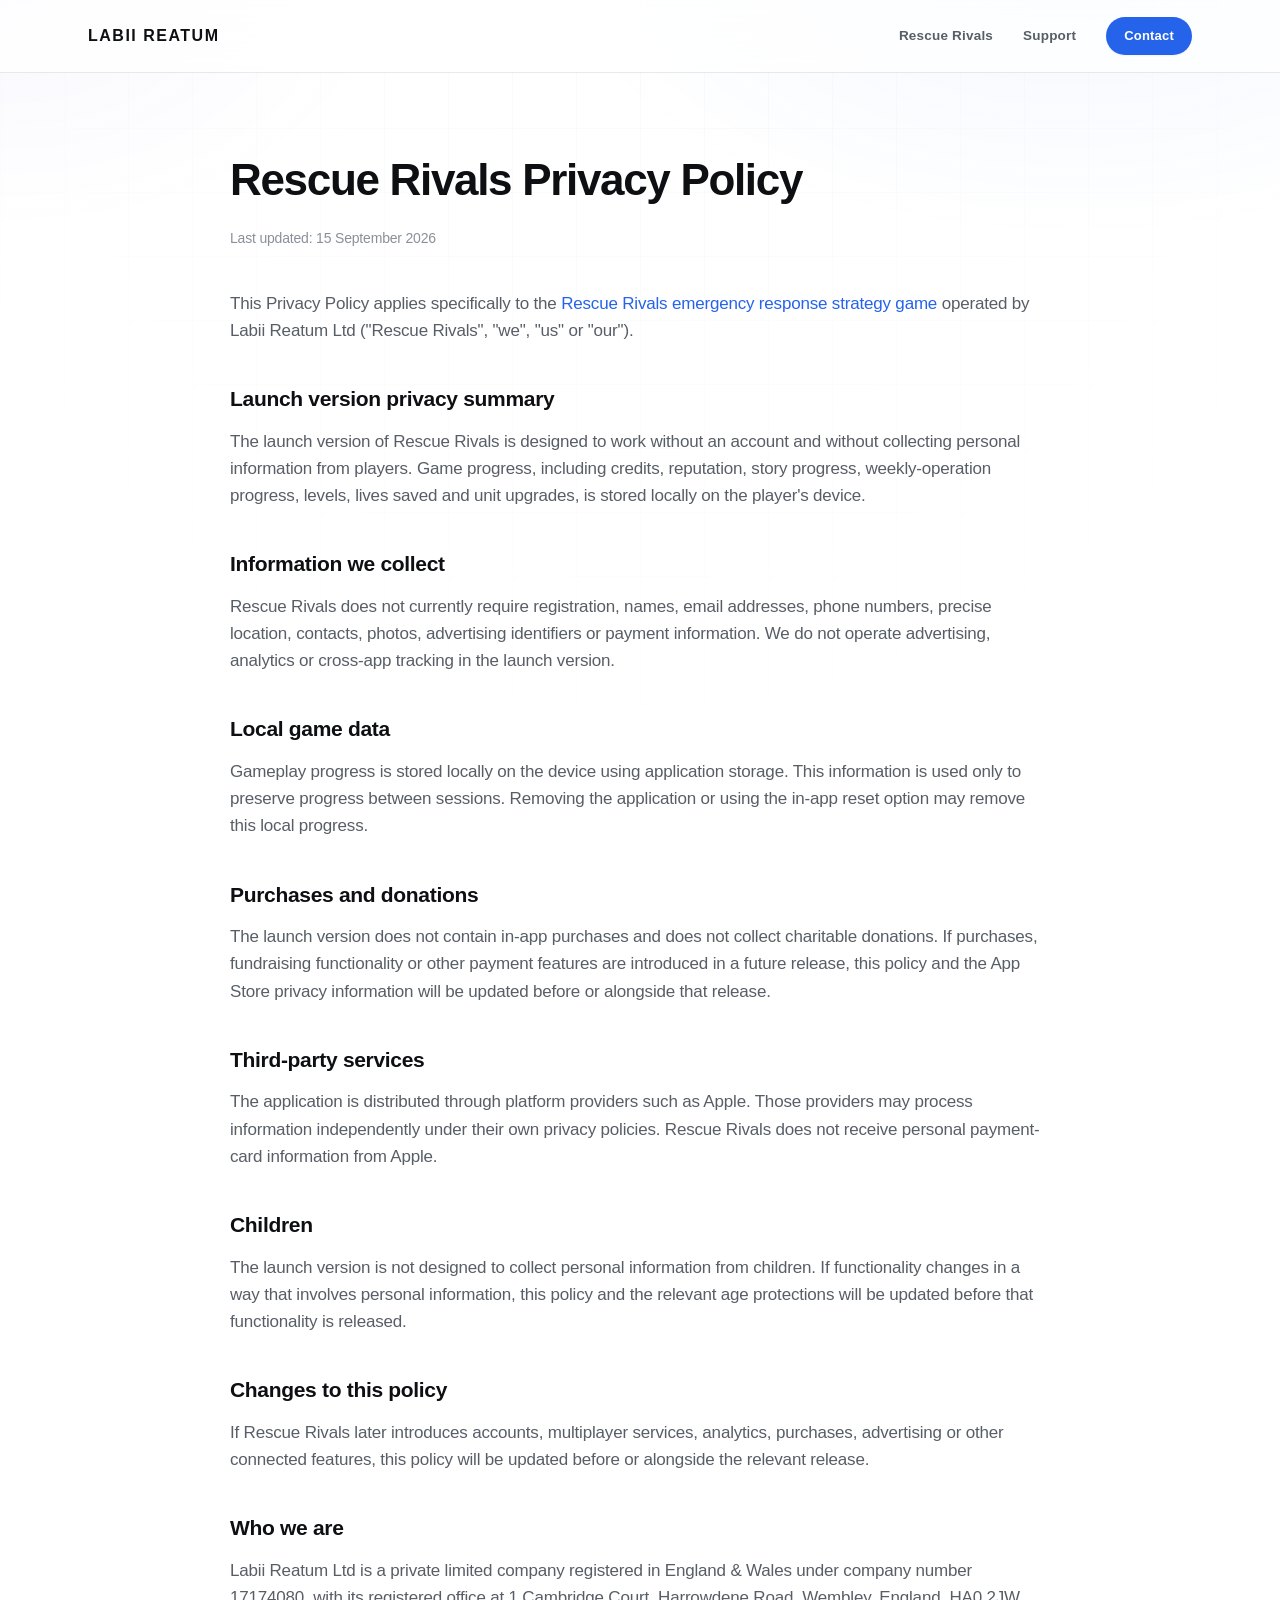
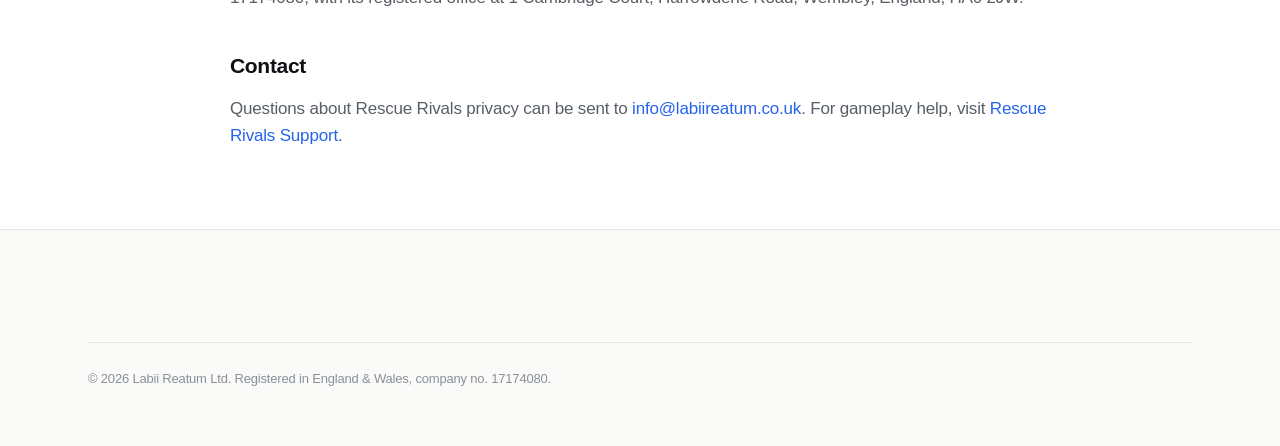
<file: rescue-rivals-privacy.html>
<!DOCTYPE html>
<html lang="en-GB">
<head>
  <meta charset="UTF-8">
  <meta name="viewport" content="width=device-width, initial-scale=1.0">
  <title>Rescue Rivals Privacy Policy | Emergency Response Game</title>
  <meta name="description" content="Official privacy policy for Rescue Rivals, the emergency response strategy game by Labii Reatum Ltd. The launch version uses local device storage and no account.">
  <meta name="robots" content="index,follow">
  <meta name="theme-color" content="#FFFFFF">
  <link rel="canonical" href="https://labiireatum.com/rescue-rivals-privacy.html">
  <link rel="icon" type="image/svg+xml" href="favicon.svg">
  <link rel="stylesheet" href="style.css">
</head>
<body>
  <header class="site">
    <div class="wrap">
      <a href="index.html" class="logo"><span class="word">Labii&nbsp;Reatum</span></a>
      <nav class="main"><a href="rescue-rivals.html">Rescue Rivals</a><a href="rescue-rivals-support.html">Support</a><a href="index.html#contact" class="btn-sm">Contact</a></nav>
    </div>
  </header>

  <div class="wrap legal">
    <h1>Rescue Rivals Privacy Policy</h1>
    <p class="updated">Last updated: 15 September 2026</p>

    <p>This Privacy Policy applies specifically to the <a href="rescue-rivals.html">Rescue Rivals emergency response strategy game</a> operated by Labii Reatum Ltd ("Rescue Rivals", "we", "us" or "our").</p>

    <h2>Launch version privacy summary</h2>
    <p>The launch version of Rescue Rivals is designed to work without an account and without collecting personal information from players. Game progress, including credits, reputation, story progress, weekly-operation progress, levels, lives saved and unit upgrades, is stored locally on the player's device.</p>

    <h2>Information we collect</h2>
    <p>Rescue Rivals does not currently require registration, names, email addresses, phone numbers, precise location, contacts, photos, advertising identifiers or payment information. We do not operate advertising, analytics or cross-app tracking in the launch version.</p>

    <h2>Local game data</h2>
    <p>Gameplay progress is stored locally on the device using application storage. This information is used only to preserve progress between sessions. Removing the application or using the in-app reset option may remove this local progress.</p>

    <h2>Purchases and donations</h2>
    <p>The launch version does not contain in-app purchases and does not collect charitable donations. If purchases, fundraising functionality or other payment features are introduced in a future release, this policy and the App Store privacy information will be updated before or alongside that release.</p>

    <h2>Third-party services</h2>
    <p>The application is distributed through platform providers such as Apple. Those providers may process information independently under their own privacy policies. Rescue Rivals does not receive personal payment-card information from Apple.</p>

    <h2>Children</h2>
    <p>The launch version is not designed to collect personal information from children. If functionality changes in a way that involves personal information, this policy and the relevant age protections will be updated before that functionality is released.</p>

    <h2>Changes to this policy</h2>
    <p>If Rescue Rivals later introduces accounts, multiplayer services, analytics, purchases, advertising or other connected features, this policy will be updated before or alongside the relevant release.</p>

    <h2>Who we are</h2>
    <p>Labii Reatum Ltd is a private limited company registered in England &amp; Wales under company number 17174080, with its registered office at 1 Cambridge Court, Harrowdene Road, Wembley, England, HA0 2JW.</p>

    <h2>Contact</h2>
    <p>Questions about Rescue Rivals privacy can be sent to <a href="mailto:info@labiireatum.co.uk">info@labiireatum.co.uk</a>. For gameplay help, visit <a href="rescue-rivals-support.html">Rescue Rivals Support</a>.</p>
  </div>

  <footer class="site">
    <div class="wrap">
      <div class="legal-line"><span>&copy; 2026 Labii Reatum Ltd. Registered in England &amp; Wales, company no. 17174080.</span></div>
    </div>
  </footer>
</body>
</html>
</file>
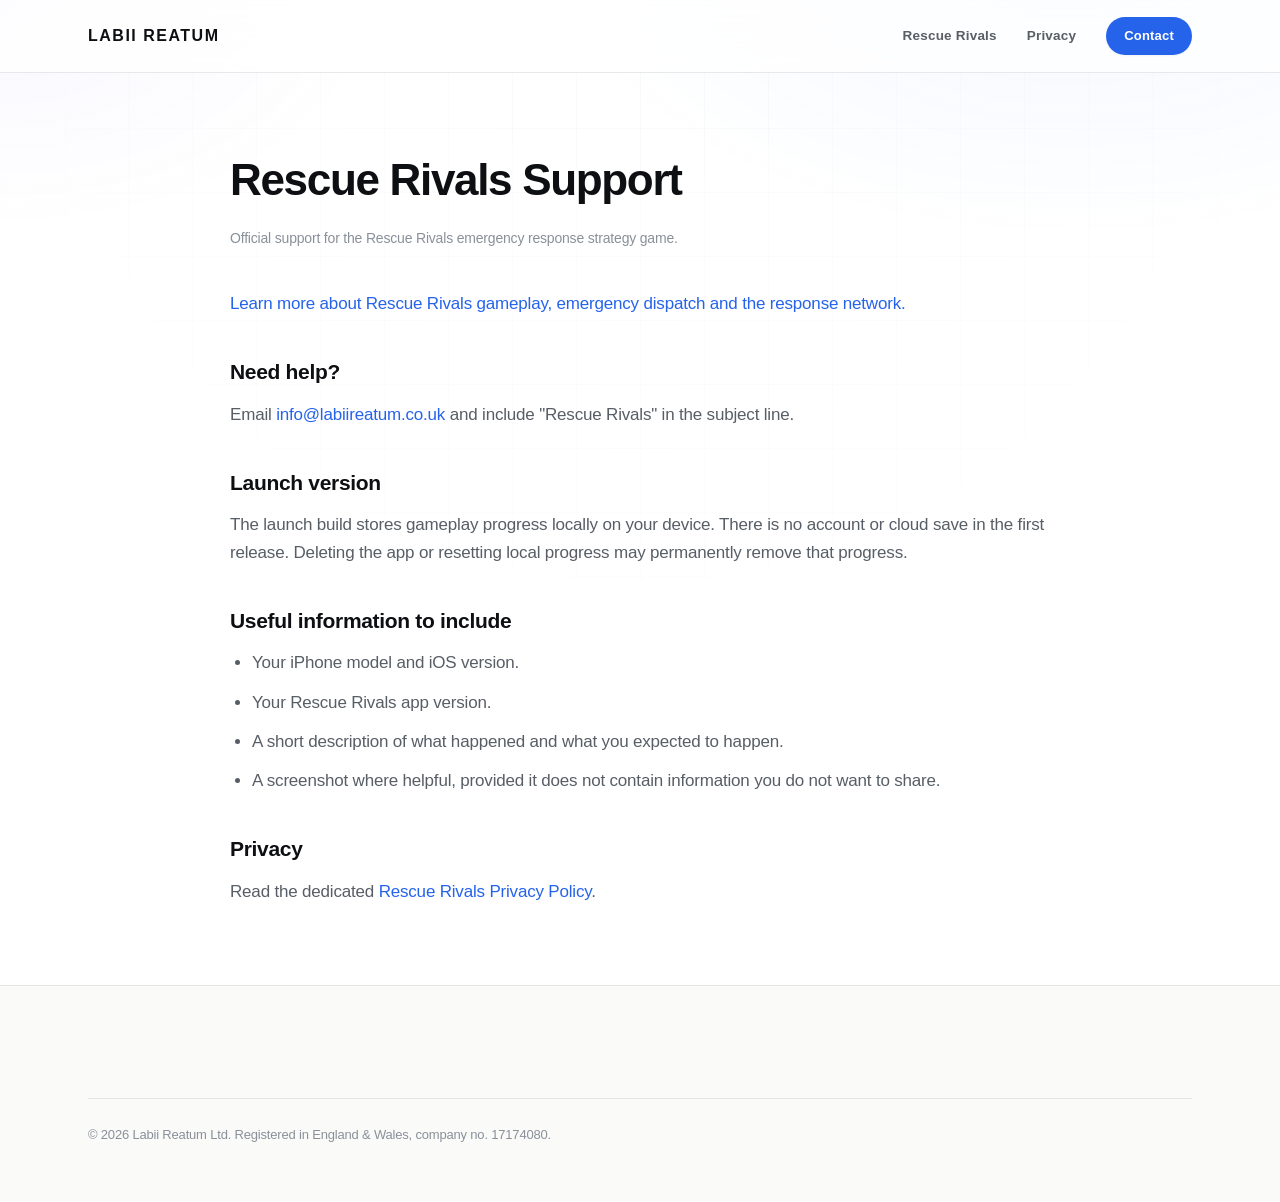
<file: rescue-rivals-support.html>
<!DOCTYPE html>
<html lang="en-GB">
<head>
  <meta charset="UTF-8">
  <meta name="viewport" content="width=device-width, initial-scale=1.0">
  <title>Rescue Rivals Support | Emergency Response Game Help</title>
  <meta name="description" content="Official support for Rescue Rivals, the emergency response strategy game by Labii Reatum Ltd. Get help with gameplay, local progress and iPhone issues.">
  <meta name="robots" content="index,follow">
  <meta name="theme-color" content="#FFFFFF">
  <link rel="canonical" href="https://labiireatum.com/rescue-rivals-support.html">
  <link rel="icon" type="image/svg+xml" href="favicon.svg">
  <link rel="stylesheet" href="style.css">
</head>
<body>
  <header class="site">
    <div class="wrap">
      <a href="index.html" class="logo"><span class="word">Labii&nbsp;Reatum</span></a>
      <nav class="main"><a href="rescue-rivals.html">Rescue Rivals</a><a href="rescue-rivals-privacy.html">Privacy</a><a href="index.html#contact" class="btn-sm">Contact</a></nav>
    </div>
  </header>

  <div class="wrap legal">
    <h1>Rescue Rivals Support</h1>
    <p class="updated">Official support for the Rescue Rivals emergency response strategy game.</p>

    <p><a href="rescue-rivals.html">Learn more about Rescue Rivals gameplay, emergency dispatch and the response network.</a></p>

    <h2>Need help?</h2>
    <p>Email <a href="mailto:info@labiireatum.co.uk?subject=Rescue%20Rivals%20Support">info@labiireatum.co.uk</a> and include "Rescue Rivals" in the subject line.</p>

    <h2>Launch version</h2>
    <p>The launch build stores gameplay progress locally on your device. There is no account or cloud save in the first release. Deleting the app or resetting local progress may permanently remove that progress.</p>

    <h2>Useful information to include</h2>
    <ul>
      <li>Your iPhone model and iOS version.</li>
      <li>Your Rescue Rivals app version.</li>
      <li>A short description of what happened and what you expected to happen.</li>
      <li>A screenshot where helpful, provided it does not contain information you do not want to share.</li>
    </ul>

    <h2>Privacy</h2>
    <p>Read the dedicated <a href="rescue-rivals-privacy.html">Rescue Rivals Privacy Policy</a>.</p>
  </div>

  <footer class="site">
    <div class="wrap">
      <div class="legal-line"><span>&copy; 2026 Labii Reatum Ltd. Registered in England &amp; Wales, company no. 17174080.</span></div>
    </div>
  </footer>
</body>
</html>
</file>
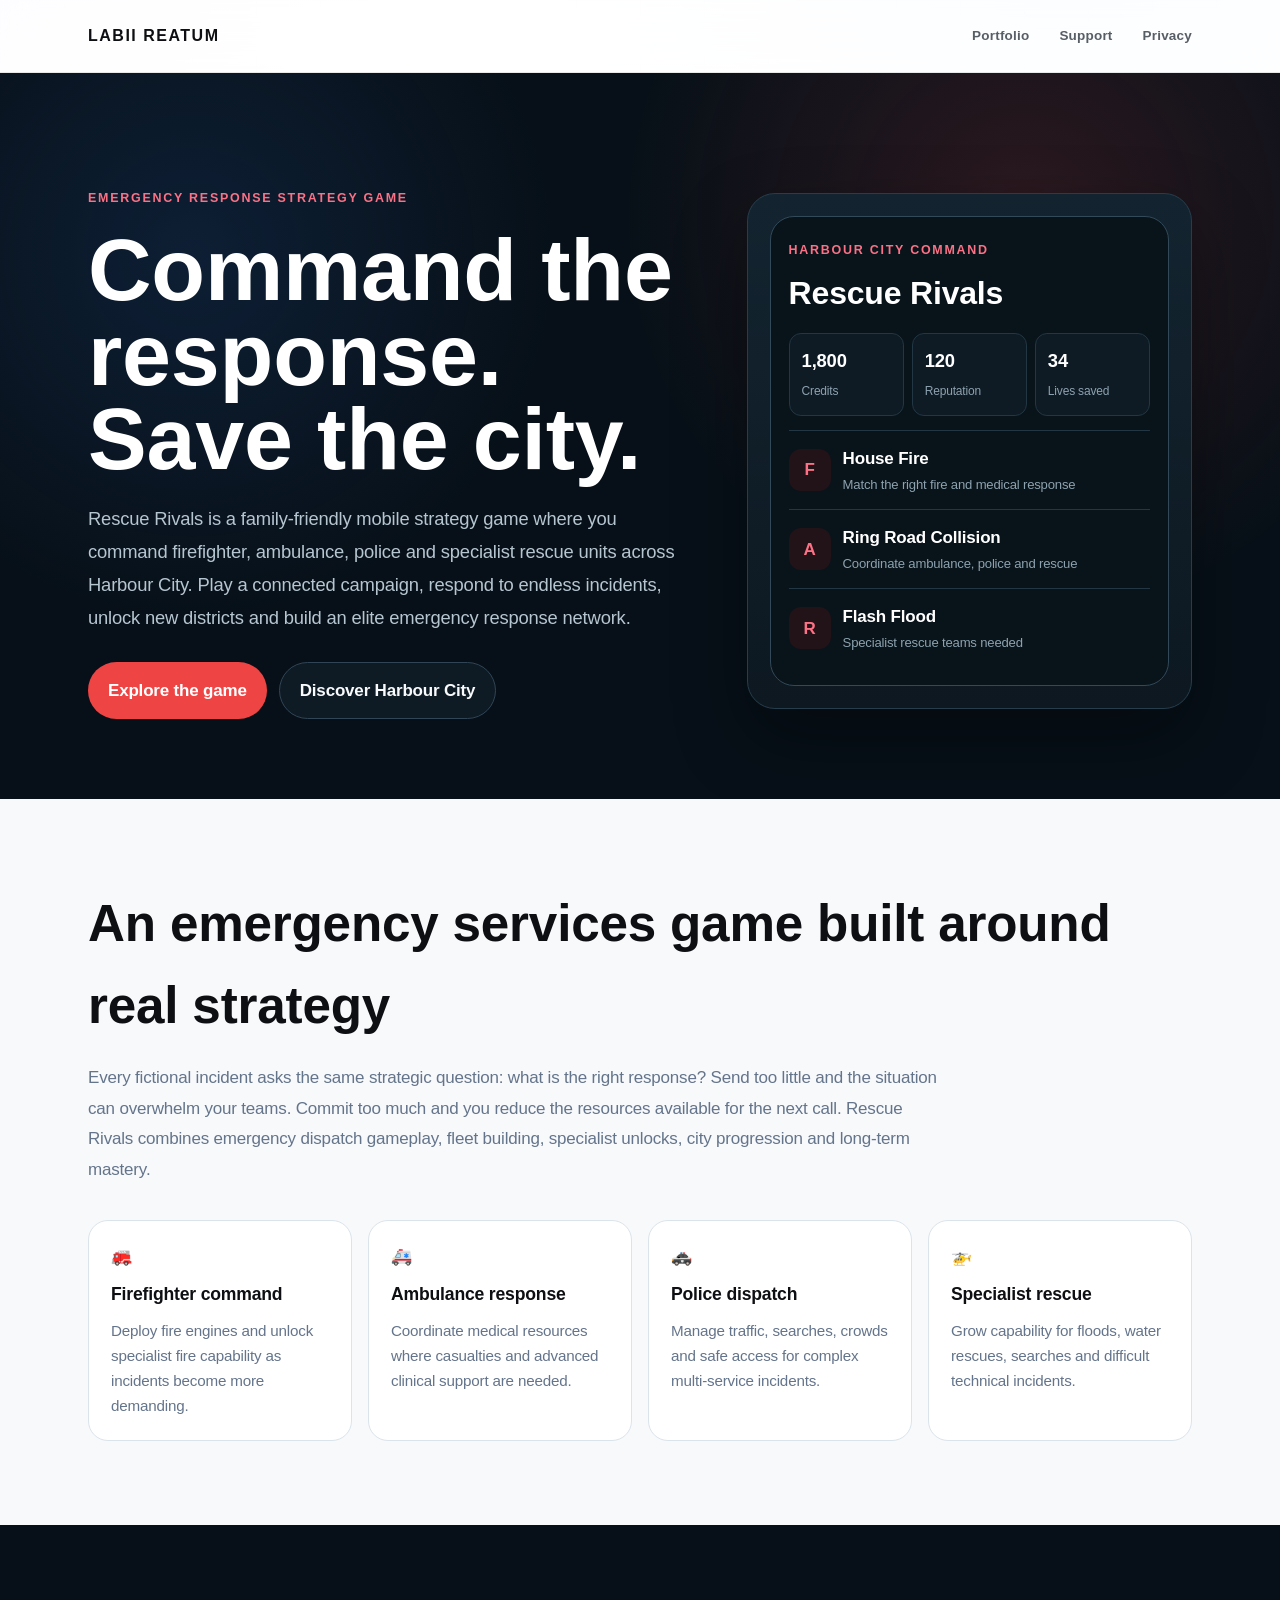
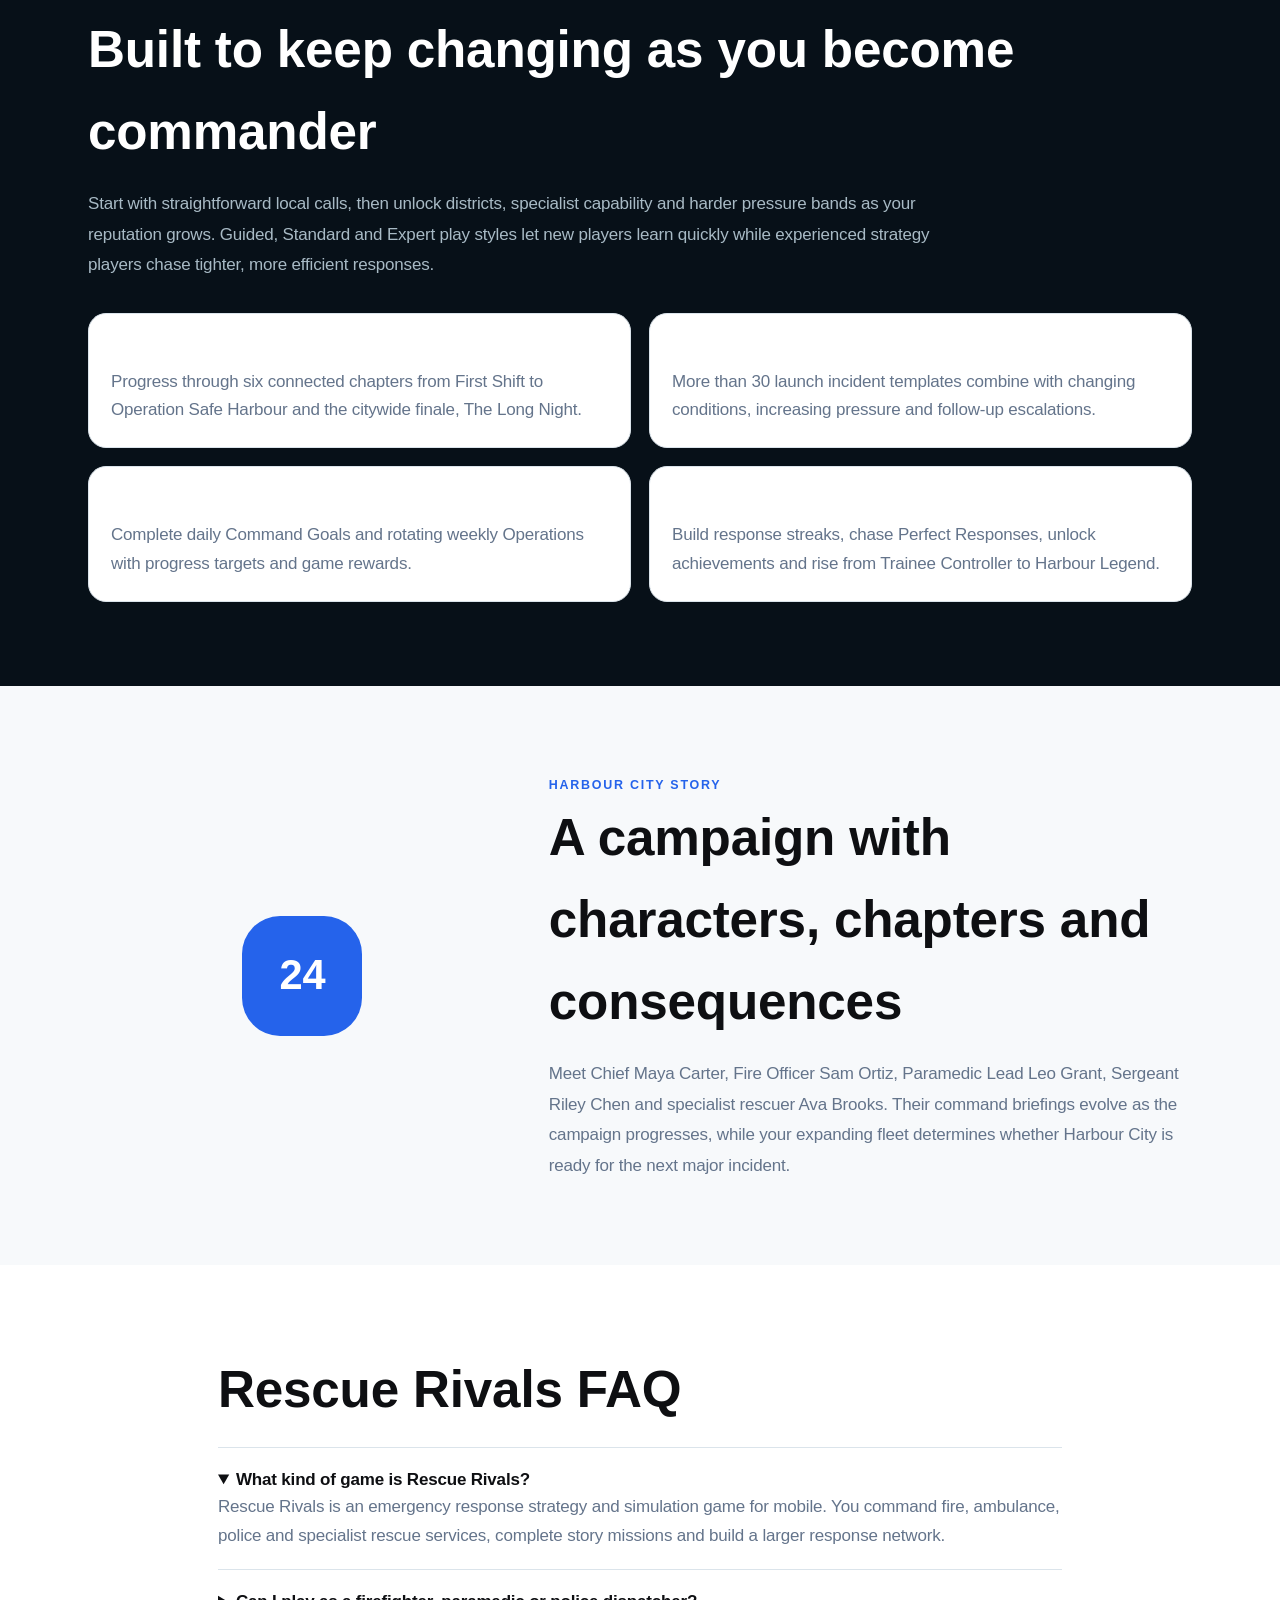
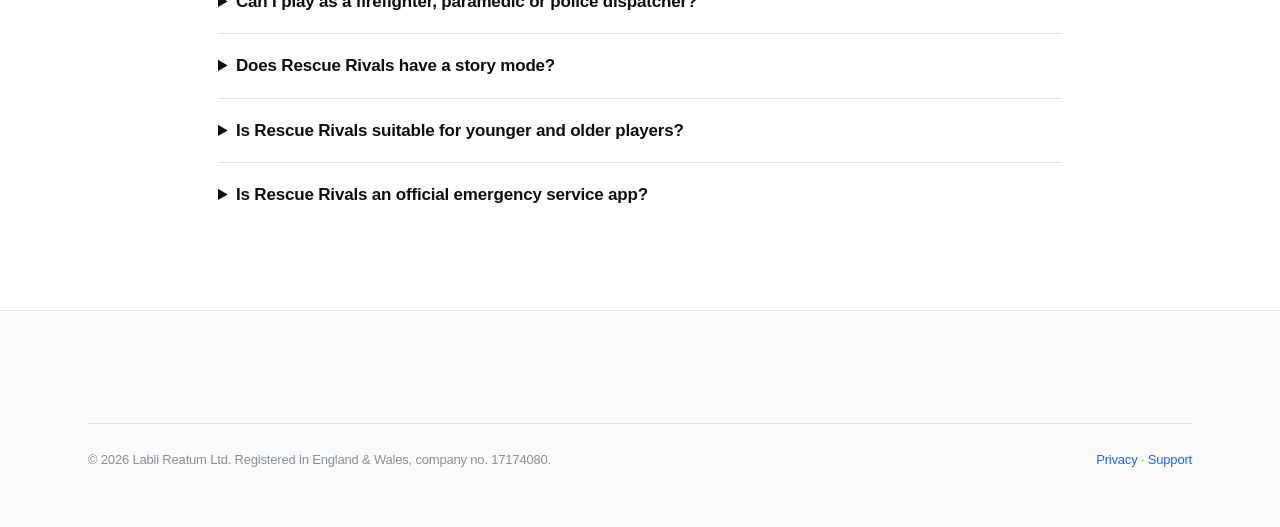
<file: rescue-rivals.html>
<!DOCTYPE html>
<html lang="en-GB">
<head>
  <meta charset="UTF-8">
  <meta name="viewport" content="width=device-width, initial-scale=1.0">
  <title>Rescue Rivals | Emergency Response Strategy Game for iPhone</title>
  <meta name="description" content="Rescue Rivals is an emergency response strategy game for iPhone. Command fire, ambulance, police and rescue units, play a story campaign and build your Harbour City response network.">
  <meta name="robots" content="index,follow,max-image-preview:large,max-snippet:-1,max-video-preview:-1">
  <meta name="theme-color" content="#071018">
  <link rel="canonical" href="https://labiireatum.com/rescue-rivals.html">
  <link rel="icon" type="image/svg+xml" href="favicon.svg">
  <link rel="stylesheet" href="style.css">

  <meta property="og:type" content="website">
  <meta property="og:site_name" content="Labii Reatum">
  <meta property="og:title" content="Rescue Rivals | Emergency Response Strategy Game">
  <meta property="og:description" content="Command fire, ambulance, police and specialist rescue units across Harbour City. Play story missions, endless incidents and weekly operations.">
  <meta property="og:url" content="https://labiireatum.com/rescue-rivals.html">
  <meta name="twitter:card" content="summary_large_image">
  <meta name="twitter:title" content="Rescue Rivals | Emergency Response Strategy Game">
  <meta name="twitter:description" content="Build your emergency response network, master story missions and command Harbour City when every second counts.">

  <script type="application/ld+json">
  {
    "@context": "https://schema.org",
    "@type": "VideoGame",
    "name": "Rescue Rivals",
    "url": "https://labiireatum.com/rescue-rivals.html",
    "description": "A family-friendly emergency response strategy game where players command firefighter, ambulance, police and specialist rescue units, complete a connected story campaign and build an emergency response network.",
    "applicationCategory": "GameApplication",
    "operatingSystem": "iOS",
    "genre": ["Strategy", "Simulation", "Emergency response"],
    "inLanguage": "en-GB",
    "publisher": {
      "@type": "Organization",
      "name": "Labii Reatum Ltd",
      "url": "https://labiireatum.com"
    }
  }
  </script>

  <style>
    .rr-hero{padding:110px 0 80px;background:radial-gradient(circle at 80% 20%,rgba(239,68,68,.16),transparent 34%),radial-gradient(circle at 15% 25%,rgba(59,130,246,.13),transparent 30%),#071018;color:#f8fafc}
    .rr-grid{display:grid;grid-template-columns:1.15fr .85fr;gap:56px;align-items:center}
    .rr-kicker{display:inline-flex;gap:8px;align-items:center;color:#fb7185;text-transform:uppercase;letter-spacing:.14em;font-size:.78rem;font-weight:800}
    .rr-hero h1{font-size:clamp(2.7rem,7vw,5.5rem);line-height:.96;max-width:900px;margin:18px 0 20px;color:#fff}
    .rr-lead{font-size:1.15rem;line-height:1.8;max-width:720px;color:#b6c6d1}
    .rr-actions{display:flex;gap:12px;flex-wrap:wrap;margin-top:28px}
    .rr-btn{display:inline-flex;align-items:center;justify-content:center;padding:14px 20px;border-radius:999px;font-weight:800;text-decoration:none}
    .rr-btn.primary{background:#ef4444;color:#fff}.rr-btn.secondary{border:1px solid #304555;color:#f8fafc;background:#0e1a24}
    .rr-panel{background:linear-gradient(180deg,#132430,#0d1821);border:1px solid #263d4c;border-radius:28px;padding:22px;box-shadow:0 30px 70px rgba(0,0,0,.35)}
    .rr-phone{border:1px solid #314958;background:#09131a;border-radius:24px;padding:18px}
    .rr-statbar{display:grid;grid-template-columns:repeat(3,1fr);gap:8px;margin:14px 0}.rr-stat{background:#0e1a24;border:1px solid #223743;border-radius:12px;padding:12px}.rr-stat b{display:block;color:#fff;font-size:1.15rem}.rr-stat span{font-size:.75rem;color:#8da2af}
    .rr-incident{display:flex;gap:12px;align-items:center;padding:14px 0;border-top:1px solid #223743}.rr-incident strong{color:#fff}.rr-incident span{display:block;color:#8da2af;font-size:.82rem;margin-top:2px}.rr-icon{width:42px;height:42px;display:grid;place-items:center;border-radius:12px;background:#211318;color:#fb7185;font-weight:900}
    .rr-section{padding:84px 0}.rr-section.alt{background:#f7f9fb}.rr-section h2{font-size:clamp(2rem,4vw,3.2rem);margin:0 0 16px}.rr-intro{max-width:860px;color:#64748b;line-height:1.8}
    .rr-cards{display:grid;grid-template-columns:repeat(4,1fr);gap:16px;margin-top:34px}.rr-card{border:1px solid #dbe4eb;border-radius:20px;padding:22px;background:#fff}.rr-card h3{font-size:1.1rem;margin:10px 0}.rr-card p{color:#64748b;line-height:1.65;font-size:.95rem}
    .rr-dark{background:#071018;color:#f8fafc}.rr-dark h2,.rr-dark h3{color:#fff}.rr-dark .rr-intro,.rr-dark p{color:#a8bac5}.rr-dark .rr-card{background:#0e1a24;border-color:#203442}.rr-dark .rr-card p{color:#91a6b4}
    .rr-list{display:grid;grid-template-columns:1fr 1fr;gap:18px;margin-top:32px}.rr-list article{padding:22px;border-radius:18px;border:1px solid #dbe4eb;background:#fff}.rr-list h3{margin-top:0}.rr-list p{color:#64748b;line-height:1.7}
    .rr-story{display:grid;grid-template-columns:.8fr 1.2fr;gap:32px;align-items:center}.rr-badge{width:120px;height:120px;border-radius:38px;background:#2563eb;display:grid;place-items:center;color:#fff;font-size:2.6rem;font-weight:900;margin:auto}
    .rr-faq{max-width:900px}.rr-faq details{border-top:1px solid #dbe4eb;padding:18px 0}.rr-faq summary{font-weight:800;cursor:pointer}.rr-faq p{color:#64748b;line-height:1.7}
    @media(max-width:900px){.rr-grid,.rr-story{grid-template-columns:1fr}.rr-cards{grid-template-columns:1fr 1fr}.rr-list{grid-template-columns:1fr}.rr-hero{padding-top:80px}}
    @media(max-width:600px){.rr-cards{grid-template-columns:1fr}.rr-hero h1{font-size:3rem}.rr-section{padding:62px 0}}
  </style>
</head>
<body>
  <header class="site">
    <div class="wrap">
      <a href="index.html" class="logo"><span class="word">Labii&nbsp;Reatum</span></a>
      <nav class="main"><a href="index.html#portfolio">Portfolio</a><a href="rescue-rivals-support.html">Support</a><a href="rescue-rivals-privacy.html">Privacy</a></nav>
    </div>
  </header>

  <main>
    <section class="rr-hero">
      <div class="wrap rr-grid">
        <div>
          <div class="rr-kicker">Emergency response strategy game</div>
          <h1>Command the response. Save the city.</h1>
          <p class="rr-lead">Rescue Rivals is a family-friendly mobile strategy game where you command firefighter, ambulance, police and specialist rescue units across Harbour City. Play a connected campaign, respond to endless incidents, unlock new districts and build an elite emergency response network.</p>
          <div class="rr-actions">
            <a class="rr-btn primary" href="#gameplay">Explore the game</a>
            <a class="rr-btn secondary" href="#story">Discover Harbour City</a>
          </div>
        </div>
        <div class="rr-panel" aria-label="Rescue Rivals gameplay preview">
          <div class="rr-phone">
            <div class="rr-kicker">Harbour City Command</div>
            <h2 style="margin:6px 0 0;font-size:2rem;color:#fff">Rescue Rivals</h2>
            <div class="rr-statbar">
              <div class="rr-stat"><b>1,800</b><span>Credits</span></div>
              <div class="rr-stat"><b>120</b><span>Reputation</span></div>
              <div class="rr-stat"><b>34</b><span>Lives saved</span></div>
            </div>
            <div class="rr-incident"><div class="rr-icon">F</div><div><strong>House Fire</strong><span>Match the right fire and medical response</span></div></div>
            <div class="rr-incident"><div class="rr-icon">A</div><div><strong>Ring Road Collision</strong><span>Coordinate ambulance, police and rescue</span></div></div>
            <div class="rr-incident"><div class="rr-icon">R</div><div><strong>Flash Flood</strong><span>Specialist rescue teams needed</span></div></div>
          </div>
        </div>
      </div>
    </section>

    <section id="gameplay" class="rr-section alt">
      <div class="wrap">
        <h2>An emergency services game built around real strategy</h2>
        <p class="rr-intro">Every fictional incident asks the same strategic question: what is the right response? Send too little and the situation can overwhelm your teams. Commit too much and you reduce the resources available for the next call. Rescue Rivals combines emergency dispatch gameplay, fleet building, specialist unlocks, city progression and long-term mastery.</p>
        <div class="rr-cards">
          <article class="rr-card"><div>🚒</div><h3>Firefighter command</h3><p>Deploy fire engines and unlock specialist fire capability as incidents become more demanding.</p></article>
          <article class="rr-card"><div>🚑</div><h3>Ambulance response</h3><p>Coordinate medical resources where casualties and advanced clinical support are needed.</p></article>
          <article class="rr-card"><div>🚓</div><h3>Police dispatch</h3><p>Manage traffic, searches, crowds and safe access for complex multi-service incidents.</p></article>
          <article class="rr-card"><div>🚁</div><h3>Specialist rescue</h3><p>Grow capability for floods, water rescues, searches and difficult technical incidents.</p></article>
        </div>
      </div>
    </section>

    <section class="rr-section rr-dark">
      <div class="wrap">
        <h2>Built to keep changing as you become commander</h2>
        <p class="rr-intro">Start with straightforward local calls, then unlock districts, specialist capability and harder pressure bands as your reputation grows. Guided, Standard and Expert play styles let new players learn quickly while experienced strategy players chase tighter, more efficient responses.</p>
        <div class="rr-list">
          <article><h3>24-mission story campaign</h3><p>Progress through six connected chapters from First Shift to Operation Safe Harbour and the citywide finale, The Long Night.</p></article>
          <article><h3>Endless emergency operations</h3><p>More than 30 launch incident templates combine with changing conditions, increasing pressure and follow-up escalations.</p></article>
          <article><h3>Daily and weekly objectives</h3><p>Complete daily Command Goals and rotating weekly Operations with progress targets and game rewards.</p></article>
          <article><h3>Career mastery</h3><p>Build response streaks, chase Perfect Responses, unlock achievements and rise from Trainee Controller to Harbour Legend.</p></article>
        </div>
      </div>
    </section>

    <section id="story" class="rr-section alt">
      <div class="wrap rr-story">
        <div class="rr-badge">24</div>
        <div>
          <div class="rr-kicker" style="color:#2563eb">Harbour City story</div>
          <h2>A campaign with characters, chapters and consequences</h2>
          <p class="rr-intro">Meet Chief Maya Carter, Fire Officer Sam Ortiz, Paramedic Lead Leo Grant, Sergeant Riley Chen and specialist rescuer Ava Brooks. Their command briefings evolve as the campaign progresses, while your expanding fleet determines whether Harbour City is ready for the next major incident.</p>
        </div>
      </div>
    </section>

    <section class="rr-section">
      <div class="wrap rr-faq">
        <h2>Rescue Rivals FAQ</h2>
        <details open><summary>What kind of game is Rescue Rivals?</summary><p>Rescue Rivals is an emergency response strategy and simulation game for mobile. You command fire, ambulance, police and specialist rescue services, complete story missions and build a larger response network.</p></details>
        <details><summary>Can I play as a firefighter, paramedic or police dispatcher?</summary><p>You play as the overall incident commander rather than one individual worker. Your job is to decide which emergency services and vehicles should respond to each fictional situation.</p></details>
        <details><summary>Does Rescue Rivals have a story mode?</summary><p>Yes. The launch campaign contains six chapters and 24 connected missions, supported by recurring Harbour City Command characters. Endless Operations remain available beyond the campaign.</p></details>
        <details><summary>Is Rescue Rivals suitable for younger and older players?</summary><p>The game is designed around clear controls and family-friendly fictional emergencies. Guided mode helps new players learn the response system, while Standard and Expert modes add tighter strategy for experienced players.</p></details>
        <details><summary>Is Rescue Rivals an official emergency service app?</summary><p>No. Rescue Rivals is a fictional strategy game created by Labii Reatum Ltd. It does not provide real-world emergency guidance and is not affiliated with an emergency service unless a future partnership is explicitly announced.</p></details>
      </div>
    </section>
  </main>

  <footer class="site">
    <div class="wrap">
      <div class="legal-line"><span>&copy; 2026 Labii Reatum Ltd. Registered in England &amp; Wales, company no. 17174080.</span><span><a href="rescue-rivals-privacy.html">Privacy</a> · <a href="rescue-rivals-support.html">Support</a></span></div>
    </div>
  </footer>
</body>
</html>
</file>
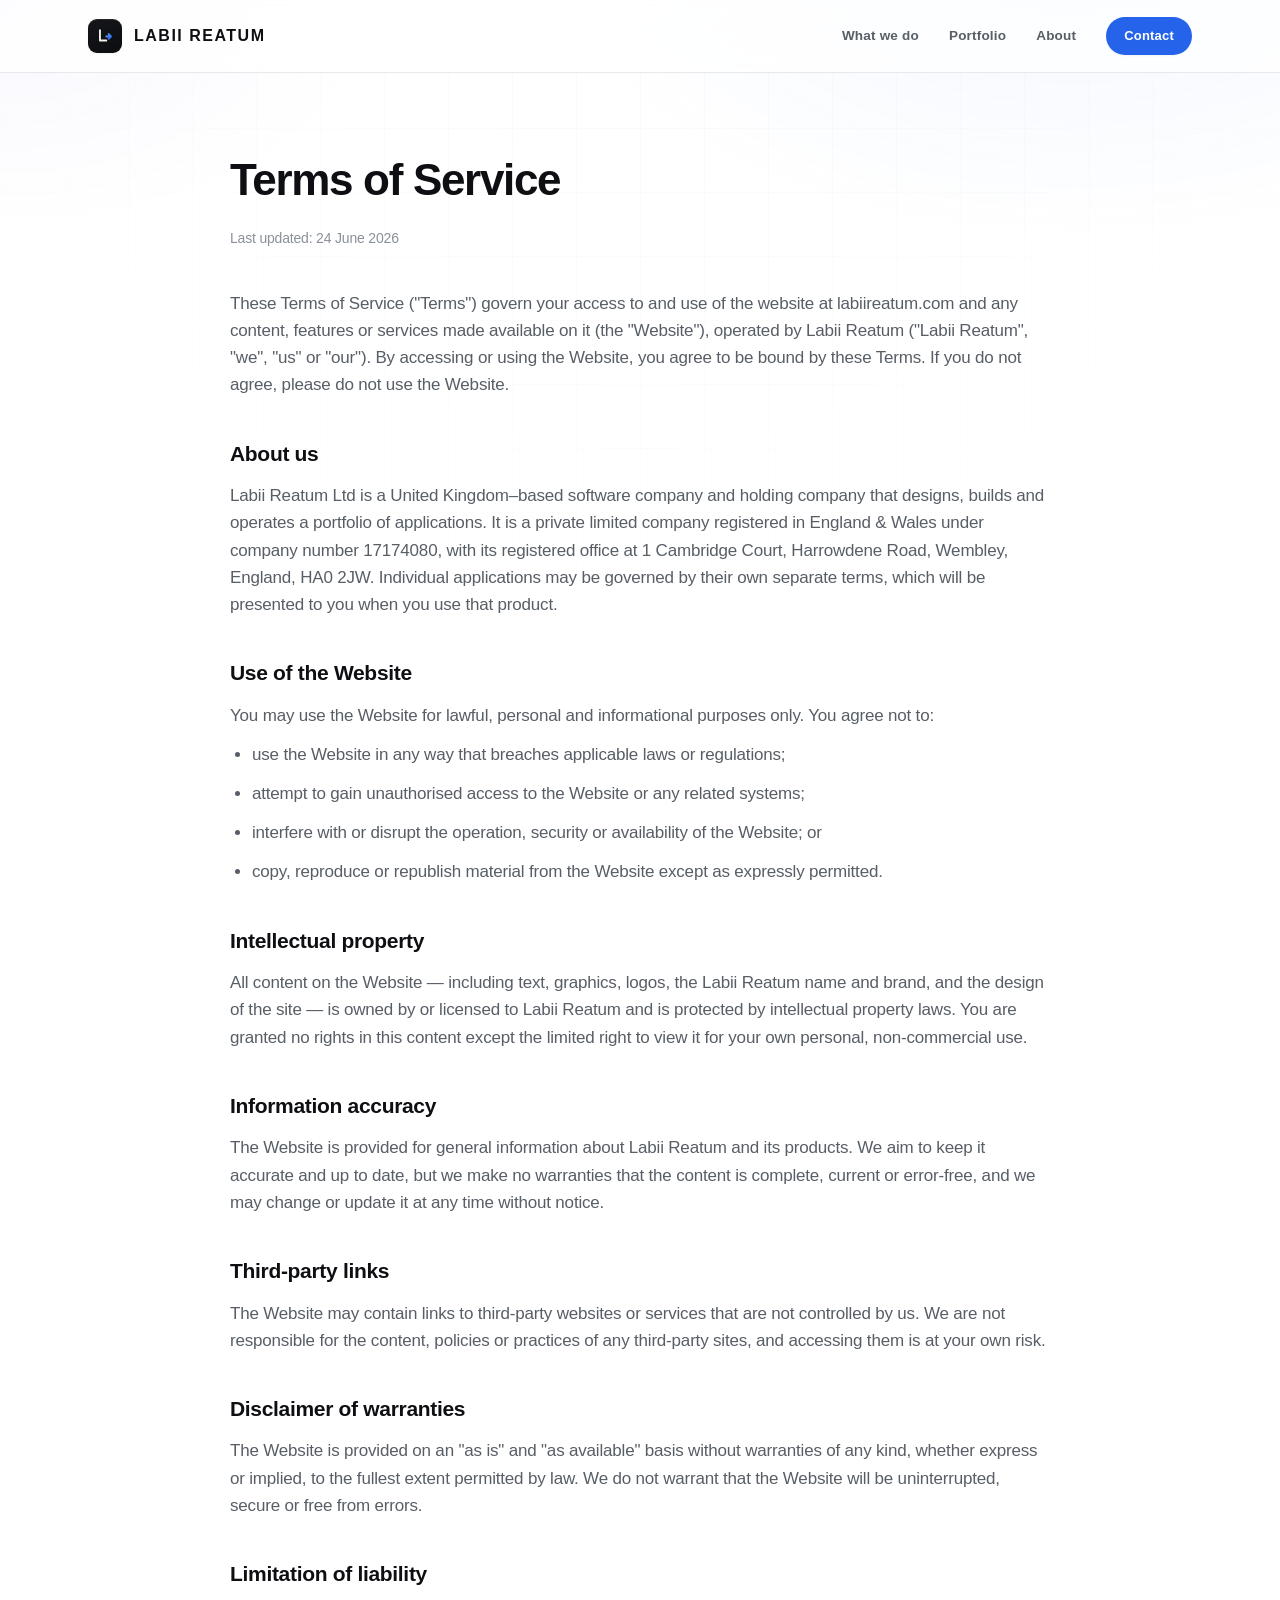
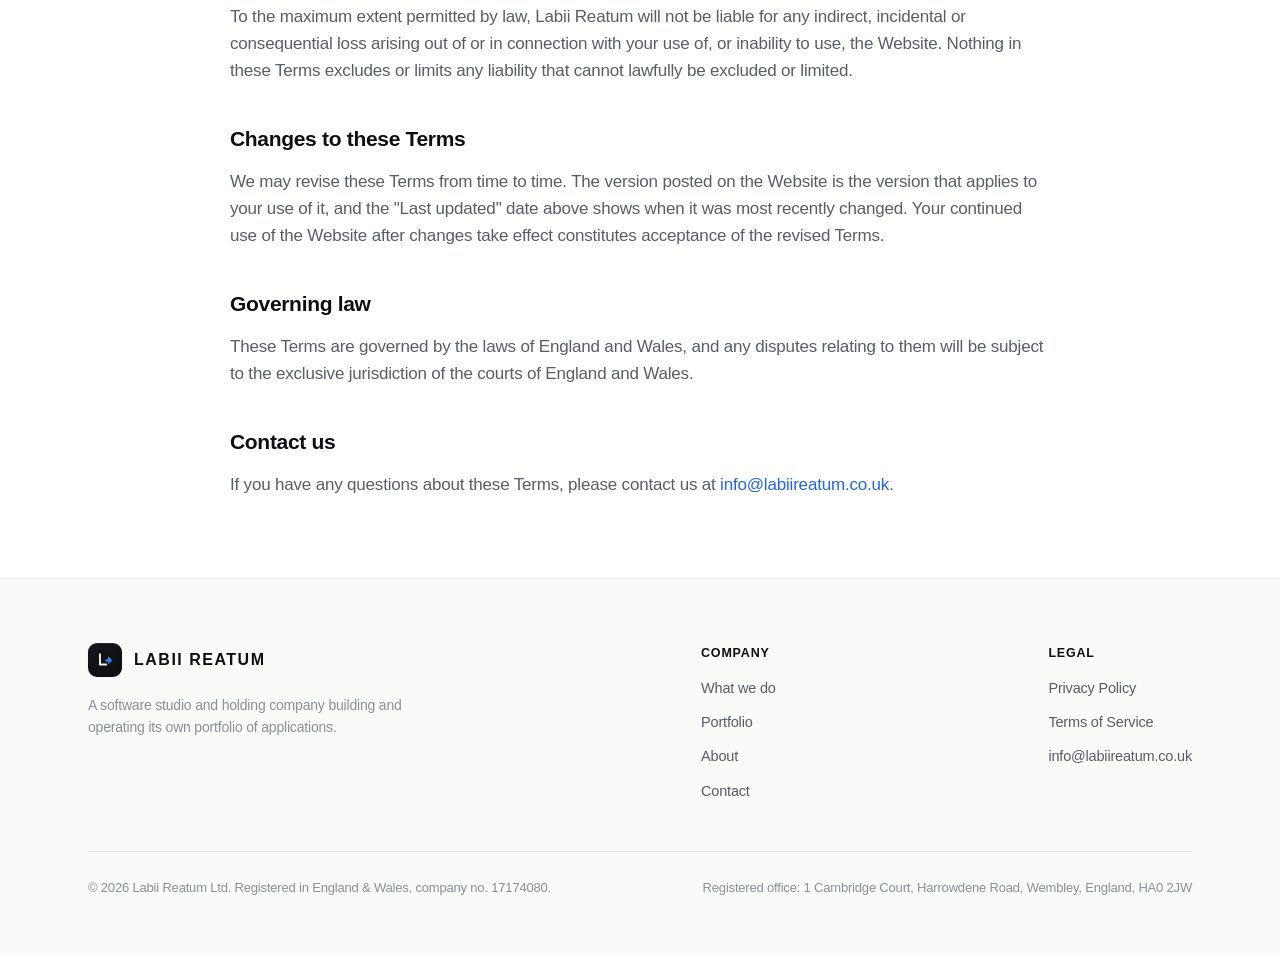
<file: terms.html>
<!DOCTYPE html>
<html lang="en">
<head>
  <meta charset="UTF-8">
  <meta name="viewport" content="width=device-width, initial-scale=1.0">
  <title>Terms of Service — Labii Reatum</title>
  <meta name="description" content="The terms governing use of the Labii Reatum website and applications.">
  <meta name="theme-color" content="#FFFFFF">
  <link rel="canonical" href="https://labiireatum.com/terms">
  <link rel="icon" type="image/svg+xml" href="favicon.svg">
  <link rel="stylesheet" href="style.css">
</head>
<body>

  <svg width="0" height="0" style="position:absolute" aria-hidden="true">
    <defs>
      <linearGradient id="lr" x1="0" y1="0" x2="1" y2="1">
        <stop offset="0" stop-color="#60A5FA"/><stop offset="1" stop-color="#2563EB"/>
      </linearGradient>
    </defs>
    <symbol id="mark" viewBox="0 0 24 24">
      <path d="M5 4v13h8" fill="none" stroke="#F4F1EC" stroke-width="2.4" stroke-linecap="round" stroke-linejoin="round"/>
      <path d="M13 12h6m0 0-3-3m3 3-3 3" fill="none" stroke="url(#lr)" stroke-width="2.4" stroke-linecap="round" stroke-linejoin="round"/>
    </symbol>
  </svg>

  <header class="site">
    <div class="wrap">
      <a href="index.html" class="logo">
        <span class="mark"><svg><use href="#mark"/></svg></span>
        <span class="word">Labii&nbsp;Reatum</span>
      </a>
      <nav class="main">
        <a href="index.html#what">What we do</a>
        <a href="index.html#portfolio">Portfolio</a>
        <a href="index.html#about">About</a>
        <a href="index.html#contact" class="btn-sm">Contact</a>
      </nav>
    </div>
  </header>

  <div class="wrap legal">
    <h1>Terms of Service</h1>
    <p class="updated">Last updated: 24 June 2026</p>

    <p>
      These Terms of Service ("Terms") govern your access to and use of the website at
      labiireatum.com and any content, features or services made available on it (the
      "Website"), operated by Labii Reatum ("Labii Reatum", "we", "us" or "our"). By accessing
      or using the Website, you agree to be bound by these Terms. If you do not agree, please do
      not use the Website.
    </p>

    <h2>About us</h2>
    <p>
      Labii Reatum Ltd is a United Kingdom&ndash;based software company and holding company that
      designs, builds and operates a portfolio of applications. It is a private limited company
      registered in England &amp; Wales under company number 17174080, with its registered office
      at 1 Cambridge Court, Harrowdene Road, Wembley, England, HA0 2JW. Individual applications
      may be governed by their own separate terms, which will be presented to you when you use
      that product.
    </p>

    <h2>Use of the Website</h2>
    <p>
      You may use the Website for lawful, personal and informational purposes only. You agree
      not to:
    </p>
    <ul>
      <li>use the Website in any way that breaches applicable laws or regulations;</li>
      <li>attempt to gain unauthorised access to the Website or any related systems;</li>
      <li>interfere with or disrupt the operation, security or availability of the Website; or</li>
      <li>copy, reproduce or republish material from the Website except as expressly permitted.</li>
    </ul>

    <h2>Intellectual property</h2>
    <p>
      All content on the Website — including text, graphics, logos, the Labii Reatum name and
      brand, and the design of the site — is owned by or licensed to Labii Reatum and is
      protected by intellectual property laws. You are granted no rights in this content except
      the limited right to view it for your own personal, non-commercial use.
    </p>

    <h2>Information accuracy</h2>
    <p>
      The Website is provided for general information about Labii Reatum and its products. We
      aim to keep it accurate and up to date, but we make no warranties that the content is
      complete, current or error-free, and we may change or update it at any time without notice.
    </p>

    <h2>Third-party links</h2>
    <p>
      The Website may contain links to third-party websites or services that are not controlled
      by us. We are not responsible for the content, policies or practices of any third-party
      sites, and accessing them is at your own risk.
    </p>

    <h2>Disclaimer of warranties</h2>
    <p>
      The Website is provided on an "as is" and "as available" basis without warranties of any
      kind, whether express or implied, to the fullest extent permitted by law. We do not
      warrant that the Website will be uninterrupted, secure or free from errors.
    </p>

    <h2>Limitation of liability</h2>
    <p>
      To the maximum extent permitted by law, Labii Reatum will not be liable for any indirect,
      incidental or consequential loss arising out of or in connection with your use of, or
      inability to use, the Website. Nothing in these Terms excludes or limits any liability
      that cannot lawfully be excluded or limited.
    </p>

    <h2>Changes to these Terms</h2>
    <p>
      We may revise these Terms from time to time. The version posted on the Website is the
      version that applies to your use of it, and the "Last updated" date above shows when it
      was most recently changed. Your continued use of the Website after changes take effect
      constitutes acceptance of the revised Terms.
    </p>

    <h2>Governing law</h2>
    <p>
      These Terms are governed by the laws of England and Wales, and any disputes relating to
      them will be subject to the exclusive jurisdiction of the courts of England and Wales.
    </p>

    <h2>Contact us</h2>
    <p>
      If you have any questions about these Terms, please contact us at
      <a href="mailto:info@labiireatum.co.uk">info@labiireatum.co.uk</a>.
    </p>
  </div>

  <footer class="site">
    <div class="wrap">
      <div class="cols">
        <div class="about">
          <a href="index.html" class="logo">
            <span class="mark"><svg><use href="#mark"/></svg></span>
            <span class="word">Labii&nbsp;Reatum</span>
          </a>
          <p>A software studio and holding company building and operating its own portfolio of applications.</p>
        </div>
        <nav>
          <div class="colhead">Company</div>
          <a href="index.html#what">What we do</a>
          <a href="index.html#portfolio">Portfolio</a>
          <a href="index.html#about">About</a>
          <a href="index.html#contact">Contact</a>
        </nav>
        <nav>
          <div class="colhead">Legal</div>
          <a href="privacy.html">Privacy Policy</a>
          <a href="terms.html">Terms of Service</a>
          <a href="mailto:info@labiireatum.co.uk">info@labiireatum.co.uk</a>
        </nav>
      </div>
      <div class="legal-line">
        <span>&copy; <span id="yr">2026</span> Labii Reatum Ltd. Registered in England &amp; Wales, company no. 17174080.</span>
        <span>Registered office: 1 Cambridge Court, Harrowdene Road, Wembley, England, HA0&nbsp;2JW</span>
      </div>
    </div>
  </footer>

  <script>document.getElementById('yr').textContent = new Date().getFullYear();</script>
</body>
</html>
</file>
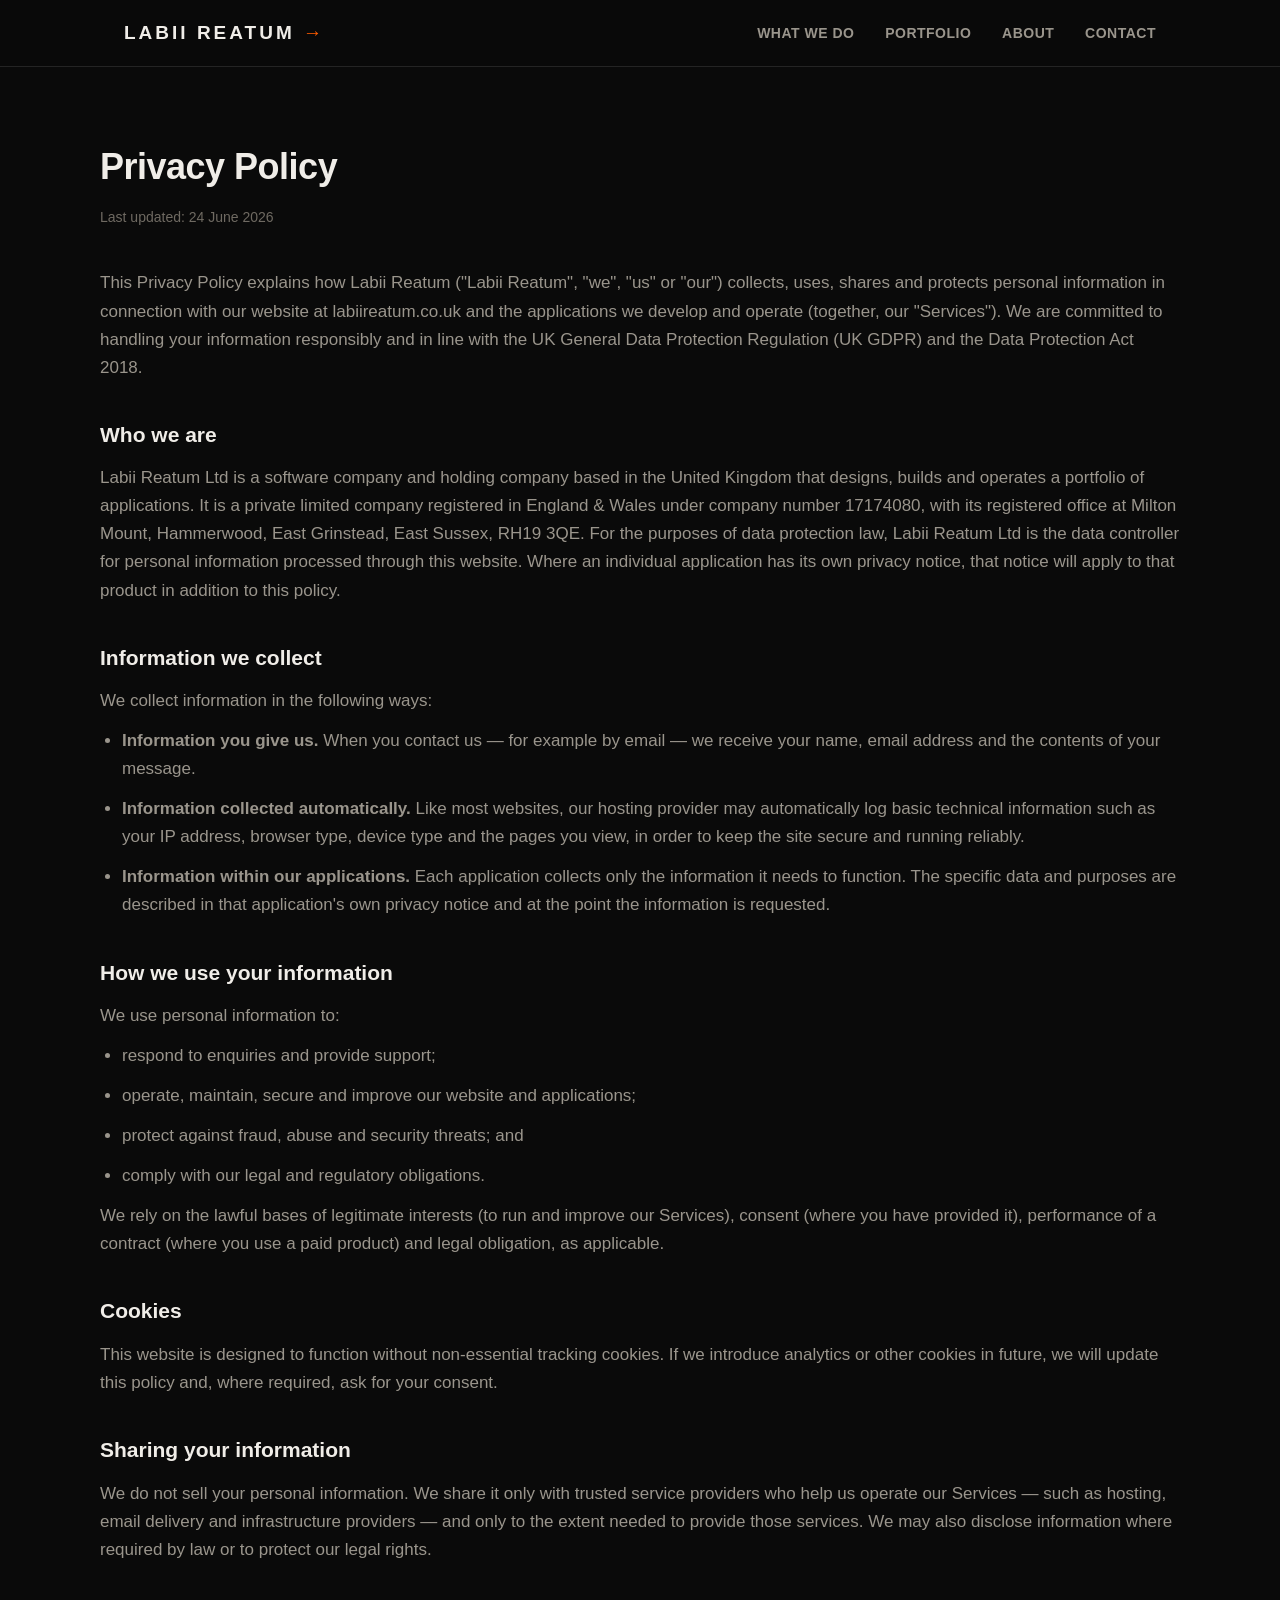
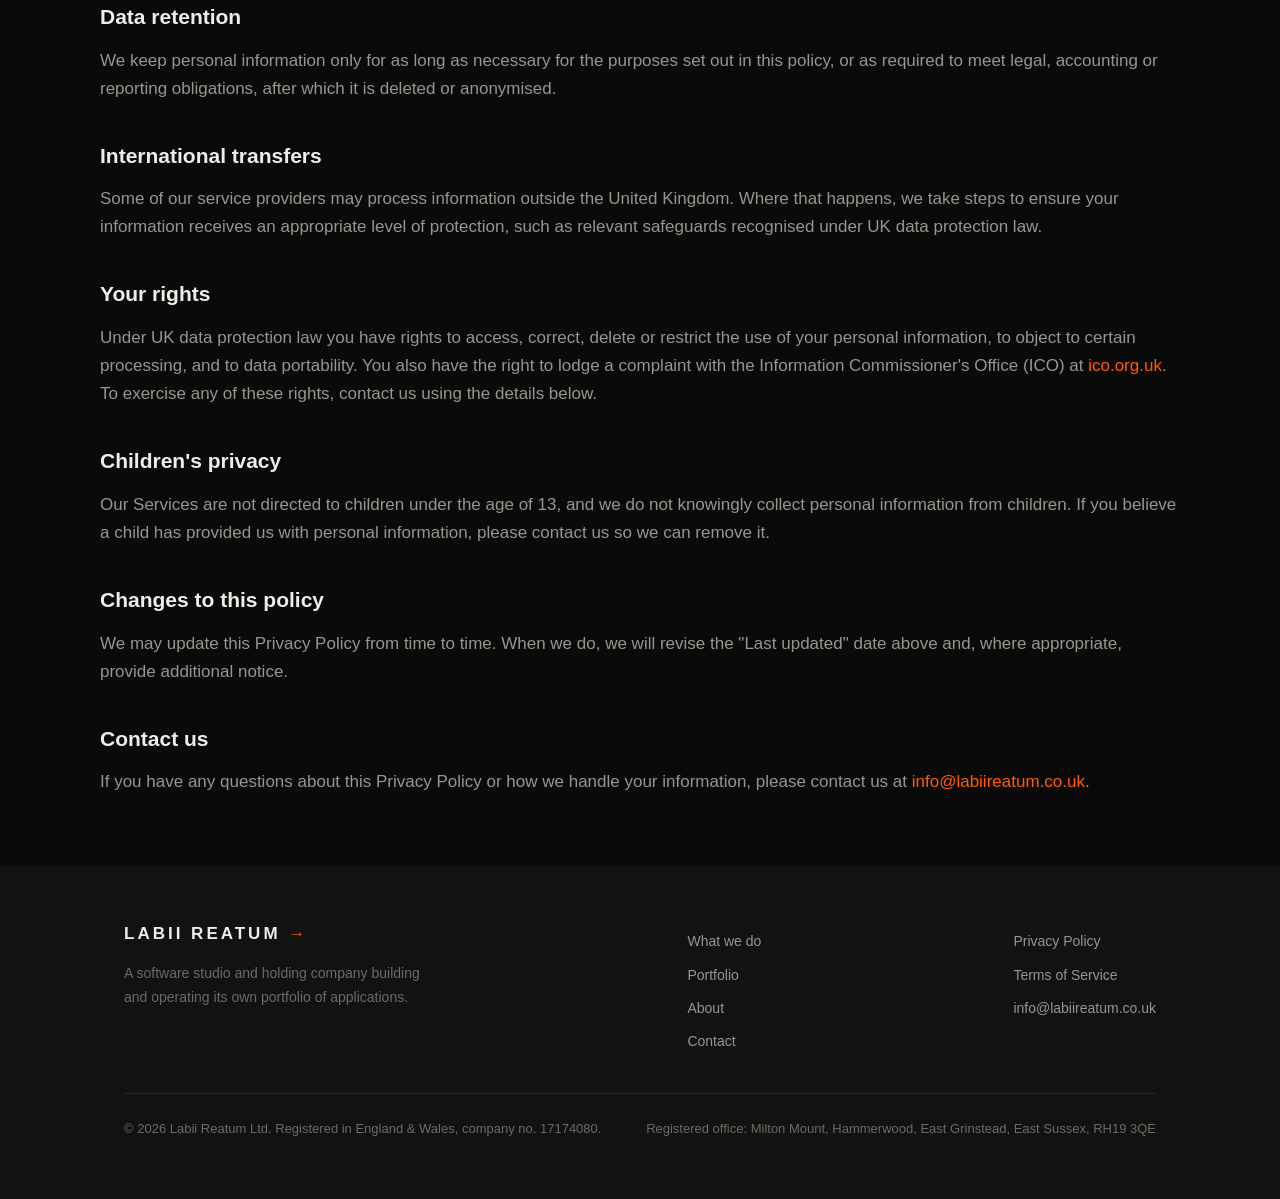
<file: labii-reatum-site/privacy.html>
<!DOCTYPE html>
<html lang="en">
<head>
  <meta charset="UTF-8">
  <meta name="viewport" content="width=device-width, initial-scale=1.0">
  <title>Privacy Policy — Labii Reatum</title>
  <meta name="description" content="How Labii Reatum collects, uses and protects personal information across its website and applications.">
  <meta name="theme-color" content="#FF5C00">
  <link rel="canonical" href="https://labiireatum.co.uk/privacy.html">
  <link rel="icon" type="image/svg+xml" href="favicon.svg">
  <link rel="stylesheet" href="style.css">
</head>
<body>

  <header class="site">
    <div class="wrap">
      <a href="index.html" class="brand">LABII REATUM <span>&rarr;</span></a>
      <nav class="main">
        <a href="index.html#what">What we do</a>
        <a href="index.html#portfolio">Portfolio</a>
        <a href="index.html#about">About</a>
        <a href="index.html#contact">Contact</a>
      </nav>
    </div>
  </header>

  <div class="wrap legal">
    <h1>Privacy Policy</h1>
    <p class="updated">Last updated: 24 June 2026</p>

    <p>
      This Privacy Policy explains how Labii Reatum ("Labii Reatum", "we", "us" or "our")
      collects, uses, shares and protects personal information in connection with our website
      at labiireatum.co.uk and the applications we develop and operate (together, our
      "Services"). We are committed to handling your information responsibly and in line with
      the UK General Data Protection Regulation (UK GDPR) and the Data Protection Act 2018.
    </p>

    <h2>Who we are</h2>
    <p>
      Labii Reatum Ltd is a software company and holding company based in the United Kingdom
      that designs, builds and operates a portfolio of applications. It is a private limited
      company registered in England &amp; Wales under company number 17174080, with its
      registered office at Milton Mount, Hammerwood, East Grinstead, East Sussex, RH19 3QE.
      For the purposes of data protection law, Labii Reatum Ltd is the data controller for
      personal information processed through this website. Where an individual application has
      its own privacy notice, that notice will apply to that product in addition to this policy.
    </p>

    <h2>Information we collect</h2>
    <p>We collect information in the following ways:</p>
    <ul>
      <li><strong>Information you give us.</strong> When you contact us — for example by email —
      we receive your name, email address and the contents of your message.</li>
      <li><strong>Information collected automatically.</strong> Like most websites, our hosting
      provider may automatically log basic technical information such as your IP address,
      browser type, device type and the pages you view, in order to keep the site secure and
      running reliably.</li>
      <li><strong>Information within our applications.</strong> Each application collects only the
      information it needs to function. The specific data and purposes are described in that
      application's own privacy notice and at the point the information is requested.</li>
    </ul>

    <h2>How we use your information</h2>
    <p>We use personal information to:</p>
    <ul>
      <li>respond to enquiries and provide support;</li>
      <li>operate, maintain, secure and improve our website and applications;</li>
      <li>protect against fraud, abuse and security threats; and</li>
      <li>comply with our legal and regulatory obligations.</li>
    </ul>
    <p>
      We rely on the lawful bases of legitimate interests (to run and improve our Services),
      consent (where you have provided it), performance of a contract (where you use a paid
      product) and legal obligation, as applicable.
    </p>

    <h2>Cookies</h2>
    <p>
      This website is designed to function without non-essential tracking cookies. If we
      introduce analytics or other cookies in future, we will update this policy and, where
      required, ask for your consent.
    </p>

    <h2>Sharing your information</h2>
    <p>
      We do not sell your personal information. We share it only with trusted service providers
      who help us operate our Services — such as hosting, email delivery and infrastructure
      providers — and only to the extent needed to provide those services. We may also disclose
      information where required by law or to protect our legal rights.
    </p>

    <h2>Data retention</h2>
    <p>
      We keep personal information only for as long as necessary for the purposes set out in
      this policy, or as required to meet legal, accounting or reporting obligations, after
      which it is deleted or anonymised.
    </p>

    <h2>International transfers</h2>
    <p>
      Some of our service providers may process information outside the United Kingdom. Where
      that happens, we take steps to ensure your information receives an appropriate level of
      protection, such as relevant safeguards recognised under UK data protection law.
    </p>

    <h2>Your rights</h2>
    <p>
      Under UK data protection law you have rights to access, correct, delete or restrict the
      use of your personal information, to object to certain processing, and to data
      portability. You also have the right to lodge a complaint with the Information
      Commissioner's Office (ICO) at <a href="https://ico.org.uk" target="_blank" rel="noopener">ico.org.uk</a>.
      To exercise any of these rights, contact us using the details below.
    </p>

    <h2>Children's privacy</h2>
    <p>
      Our Services are not directed to children under the age of 13, and we do not knowingly
      collect personal information from children. If you believe a child has provided us with
      personal information, please contact us so we can remove it.
    </p>

    <h2>Changes to this policy</h2>
    <p>
      We may update this Privacy Policy from time to time. When we do, we will revise the
      "Last updated" date above and, where appropriate, provide additional notice.
    </p>

    <h2>Contact us</h2>
    <p>
      If you have any questions about this Privacy Policy or how we handle your information,
      please contact us at <a href="mailto:info@labiireatum.co.uk">info@labiireatum.co.uk</a>.
    </p>
  </div>

  <footer class="site">
    <div class="wrap">
      <div class="cols">
        <div>
          <a href="index.html" class="brand">LABII REATUM <span>&rarr;</span></a>
          <p>A software studio and holding company building and operating its own portfolio of applications.</p>
        </div>
        <nav>
          <a href="index.html#what">What we do</a>
          <a href="index.html#portfolio">Portfolio</a>
          <a href="index.html#about">About</a>
          <a href="index.html#contact">Contact</a>
        </nav>
        <nav>
          <a href="privacy.html">Privacy Policy</a>
          <a href="terms.html">Terms of Service</a>
          <a href="mailto:info@labiireatum.co.uk">info@labiireatum.co.uk</a>
        </nav>
      </div>
      <div class="legal-line">
        <span>&copy; <span id="yr">2026</span> Labii Reatum Ltd. Registered in England &amp; Wales, company no. 17174080.</span>
        <span>Registered office: Milton Mount, Hammerwood, East Grinstead, East Sussex, RH19&nbsp;3QE</span>
      </div>
    </div>
  </footer>

  <script>document.getElementById('yr').textContent = new Date().getFullYear();</script>
</body>
</html>
</file>
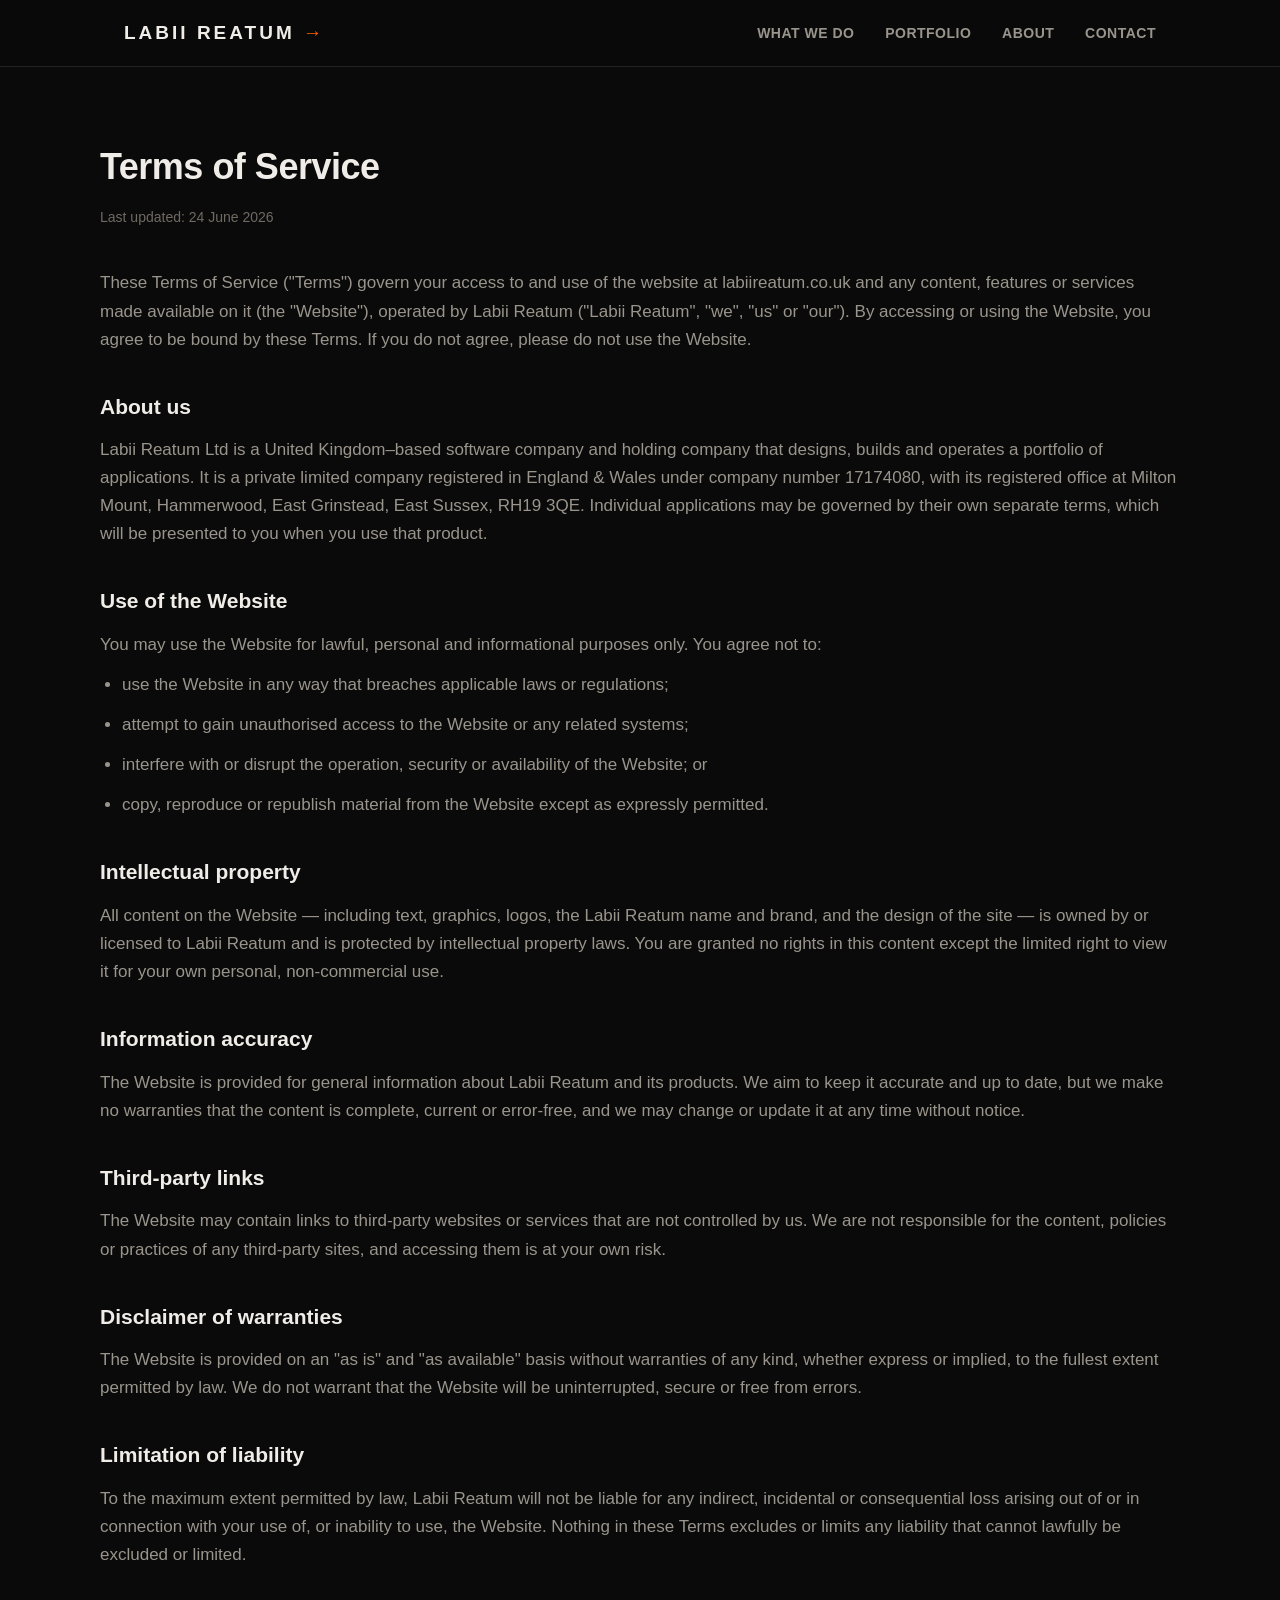
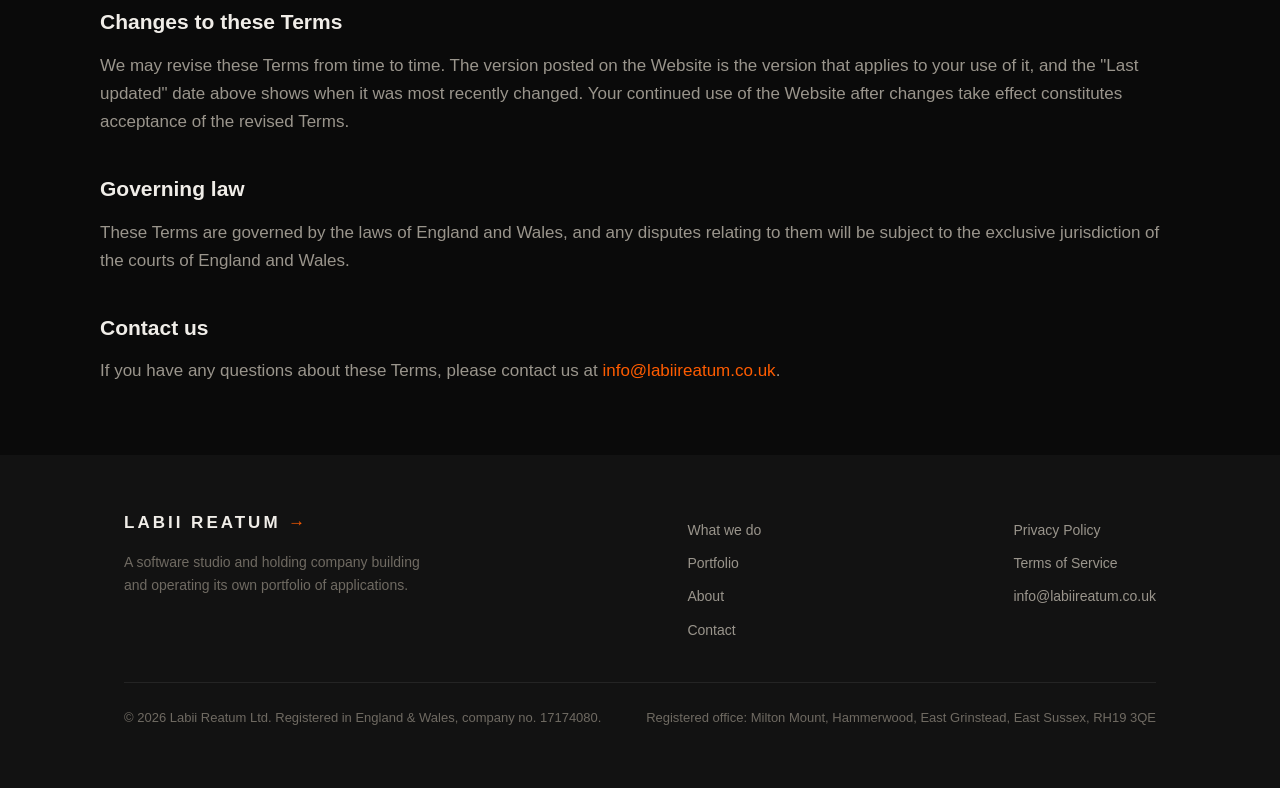
<file: labii-reatum-site/terms.html>
<!DOCTYPE html>
<html lang="en">
<head>
  <meta charset="UTF-8">
  <meta name="viewport" content="width=device-width, initial-scale=1.0">
  <title>Terms of Service — Labii Reatum</title>
  <meta name="description" content="The terms governing use of the Labii Reatum website and applications.">
  <meta name="theme-color" content="#FF5C00">
  <link rel="canonical" href="https://labiireatum.co.uk/terms.html">
  <link rel="icon" type="image/svg+xml" href="favicon.svg">
  <link rel="stylesheet" href="style.css">
</head>
<body>

  <header class="site">
    <div class="wrap">
      <a href="index.html" class="brand">LABII REATUM <span>&rarr;</span></a>
      <nav class="main">
        <a href="index.html#what">What we do</a>
        <a href="index.html#portfolio">Portfolio</a>
        <a href="index.html#about">About</a>
        <a href="index.html#contact">Contact</a>
      </nav>
    </div>
  </header>

  <div class="wrap legal">
    <h1>Terms of Service</h1>
    <p class="updated">Last updated: 24 June 2026</p>

    <p>
      These Terms of Service ("Terms") govern your access to and use of the website at
      labiireatum.co.uk and any content, features or services made available on it (the
      "Website"), operated by Labii Reatum ("Labii Reatum", "we", "us" or "our"). By accessing
      or using the Website, you agree to be bound by these Terms. If you do not agree, please do
      not use the Website.
    </p>

    <h2>About us</h2>
    <p>
      Labii Reatum Ltd is a United Kingdom&ndash;based software company and holding company that
      designs, builds and operates a portfolio of applications. It is a private limited company
      registered in England &amp; Wales under company number 17174080, with its registered office
      at Milton Mount, Hammerwood, East Grinstead, East Sussex, RH19 3QE. Individual applications
      may be governed by their own separate terms, which will be presented to you when you use
      that product.
    </p>

    <h2>Use of the Website</h2>
    <p>
      You may use the Website for lawful, personal and informational purposes only. You agree
      not to:
    </p>
    <ul>
      <li>use the Website in any way that breaches applicable laws or regulations;</li>
      <li>attempt to gain unauthorised access to the Website or any related systems;</li>
      <li>interfere with or disrupt the operation, security or availability of the Website; or</li>
      <li>copy, reproduce or republish material from the Website except as expressly permitted.</li>
    </ul>

    <h2>Intellectual property</h2>
    <p>
      All content on the Website — including text, graphics, logos, the Labii Reatum name and
      brand, and the design of the site — is owned by or licensed to Labii Reatum and is
      protected by intellectual property laws. You are granted no rights in this content except
      the limited right to view it for your own personal, non-commercial use.
    </p>

    <h2>Information accuracy</h2>
    <p>
      The Website is provided for general information about Labii Reatum and its products. We
      aim to keep it accurate and up to date, but we make no warranties that the content is
      complete, current or error-free, and we may change or update it at any time without notice.
    </p>

    <h2>Third-party links</h2>
    <p>
      The Website may contain links to third-party websites or services that are not controlled
      by us. We are not responsible for the content, policies or practices of any third-party
      sites, and accessing them is at your own risk.
    </p>

    <h2>Disclaimer of warranties</h2>
    <p>
      The Website is provided on an "as is" and "as available" basis without warranties of any
      kind, whether express or implied, to the fullest extent permitted by law. We do not
      warrant that the Website will be uninterrupted, secure or free from errors.
    </p>

    <h2>Limitation of liability</h2>
    <p>
      To the maximum extent permitted by law, Labii Reatum will not be liable for any indirect,
      incidental or consequential loss arising out of or in connection with your use of, or
      inability to use, the Website. Nothing in these Terms excludes or limits any liability
      that cannot lawfully be excluded or limited.
    </p>

    <h2>Changes to these Terms</h2>
    <p>
      We may revise these Terms from time to time. The version posted on the Website is the
      version that applies to your use of it, and the "Last updated" date above shows when it
      was most recently changed. Your continued use of the Website after changes take effect
      constitutes acceptance of the revised Terms.
    </p>

    <h2>Governing law</h2>
    <p>
      These Terms are governed by the laws of England and Wales, and any disputes relating to
      them will be subject to the exclusive jurisdiction of the courts of England and Wales.
    </p>

    <h2>Contact us</h2>
    <p>
      If you have any questions about these Terms, please contact us at
      <a href="mailto:info@labiireatum.co.uk">info@labiireatum.co.uk</a>.
    </p>
  </div>

  <footer class="site">
    <div class="wrap">
      <div class="cols">
        <div>
          <a href="index.html" class="brand">LABII REATUM <span>&rarr;</span></a>
          <p>A software studio and holding company building and operating its own portfolio of applications.</p>
        </div>
        <nav>
          <a href="index.html#what">What we do</a>
          <a href="index.html#portfolio">Portfolio</a>
          <a href="index.html#about">About</a>
          <a href="index.html#contact">Contact</a>
        </nav>
        <nav>
          <a href="privacy.html">Privacy Policy</a>
          <a href="terms.html">Terms of Service</a>
          <a href="mailto:info@labiireatum.co.uk">info@labiireatum.co.uk</a>
        </nav>
      </div>
      <div class="legal-line">
        <span>&copy; <span id="yr">2026</span> Labii Reatum Ltd. Registered in England &amp; Wales, company no. 17174080.</span>
        <span>Registered office: Milton Mount, Hammerwood, East Grinstead, East Sussex, RH19&nbsp;3QE</span>
      </div>
    </div>
  </footer>

  <script>document.getElementById('yr').textContent = new Date().getFullYear();</script>
</body>
</html>
</file>
<file: style.css>
/* ============================================================
   LABII REATUM — design system v3
   Light · minimal · premium · single calm accent
   ============================================================ */

:root {
  --bg: #FFFFFF;
  --bg-1: #FAFAF9;       /* off-white section */
  --bg-2: #F3F3F1;
  --line: rgba(17,18,20,0.09);
  --line-2: rgba(17,18,20,0.16);
  --text: #0E0F12;
  --muted: #585E66;
  --muted-2: #8A9099;
  --accent: #2563EB;     /* calm blue */
  --accent-2: #4F46E5;   /* indigo, for subtle gradient only */
  --accent-soft: rgba(37,99,235,0.08);
  --card: #FFFFFF;
  --shadow-sm: 0 1px 2px rgba(17,18,20,.05);
  --shadow: 0 1px 2px rgba(17,18,20,.04), 0 10px 30px -14px rgba(17,18,20,.16);
  --shadow-lg: 0 1px 2px rgba(17,18,20,.04), 0 24px 48px -20px rgba(17,18,20,.22);
  --max: 1160px;
  --r: 16px;
  --ease: cubic-bezier(.21,.7,.35,1);
}

* { box-sizing: border-box; margin: 0; padding: 0; }
html { scroll-behavior: smooth; -webkit-text-size-adjust: 100%; }

body {
  background: var(--bg);
  color: var(--text);
  font-family: -apple-system, BlinkMacSystemFont, "Inter", "Segoe UI", Arial, sans-serif;
  font-size: 17px;
  line-height: 1.6;
  letter-spacing: -0.011em;
  -webkit-font-smoothing: antialiased;
  overflow-x: hidden;
}

/* faint top tint + grid, very subtle */
body::before {
  content: ""; position: fixed; inset: 0; z-index: -2; pointer-events: none;
  background:
    radial-gradient(900px 520px at 84% -8%, rgba(37,99,235,0.06), transparent 60%),
    radial-gradient(700px 420px at 0% 0%, rgba(79,70,229,0.04), transparent 55%);
}
body::after {
  content: ""; position: fixed; inset: 0; z-index: -1; opacity: 1; pointer-events: none;
  background-image:
    linear-gradient(rgba(17,18,20,0.025) 1px, transparent 1px),
    linear-gradient(90deg, rgba(17,18,20,0.025) 1px, transparent 1px);
  background-size: 64px 64px;
  -webkit-mask-image: radial-gradient(circle at 50% 0%, #000 0%, transparent 70%);
          mask-image: radial-gradient(circle at 50% 0%, #000 0%, transparent 70%);
}

a { color: var(--accent); text-decoration: none; }
a:hover { color: var(--accent-2); }

.wrap { max-width: var(--max); margin: 0 auto; padding: 0 28px; }

.grad-text {
  background: linear-gradient(100deg, var(--accent) 5%, var(--accent-2) 95%);
  -webkit-background-clip: text; background-clip: text;
  -webkit-text-fill-color: transparent; color: transparent;
}

/* ---------- Logo ---------- */
.logo { display: inline-flex; align-items: center; gap: 12px; }
.logo:hover { color: var(--text); }
.logo .mark {
  width: 34px; height: 34px; border-radius: 9px; flex: none;
  display: grid; place-items: center;
  background: linear-gradient(150deg, #15161a, #0c0d10);
  box-shadow: var(--shadow-sm), inset 0 1px 0 rgba(255,255,255,.08);
}
.logo .mark svg { width: 19px; height: 19px; display: block; }
.logo .word { font-weight: 800; letter-spacing: 1.5px; font-size: 16px; text-transform: uppercase; color: var(--text); }

/* ---------- Header ---------- */
header.site {
  position: sticky; top: 0; z-index: 50;
  background: rgba(255,255,255,0.72);
  backdrop-filter: saturate(180%) blur(16px);
  -webkit-backdrop-filter: saturate(180%) blur(16px);
  border-bottom: 1px solid var(--line);
}
header.site .wrap { display: flex; align-items: center; justify-content: space-between; height: 72px; }
nav.main { display: flex; align-items: center; gap: 30px; }
nav.main a { color: var(--muted); font-size: 13.5px; font-weight: 600; letter-spacing: 0.2px; transition: color .2s var(--ease); }
nav.main a:hover { color: var(--text); }
nav.main .btn-sm { color: #fff; background: var(--accent); padding: 9px 18px; border-radius: 999px; font-size: 13px; box-shadow: var(--shadow-sm); }
nav.main .btn-sm:hover { color: #fff; background: var(--accent-2); }

/* ---------- Buttons ---------- */
.btn {
  display: inline-flex; align-items: center; gap: 9px;
  font-weight: 700; font-size: 15px;
  padding: 15px 26px; border-radius: 12px;
  border: 1px solid transparent; cursor: pointer;
  transition: transform .18s var(--ease), box-shadow .25s var(--ease), background .2s, border-color .2s;
}
.btn:hover { transform: translateY(-2px); }
.btn-primary { color: #fff; background: var(--accent); box-shadow: 0 8px 22px -10px rgba(37,99,235,.6); }
.btn-primary:hover { color: #fff; background: var(--accent-2); box-shadow: 0 14px 30px -10px rgba(37,99,235,.6); }
.btn-ghost { color: var(--text); border-color: var(--line-2); background: #fff; box-shadow: var(--shadow-sm); }
.btn-ghost:hover { color: var(--text); border-color: var(--text); }

/* ---------- Hero ---------- */
.hero { padding: 96px 0 104px; position: relative; }
.hero-grid { display: grid; grid-template-columns: 1.05fr 0.95fr; gap: 56px; align-items: center; }
.eyebrow {
  display: inline-flex; align-items: center; gap: 9px;
  font-size: 12.5px; letter-spacing: 1.2px; text-transform: uppercase; font-weight: 700;
  color: var(--accent); background: var(--accent-soft);
  border: 1px solid rgba(37,99,235,0.18); padding: 7px 14px; border-radius: 999px; margin-bottom: 26px;
}
.eyebrow .dot { width: 7px; height: 7px; border-radius: 50%; background: var(--accent); }
.hero h1 { font-size: clamp(40px, 6.2vw, 68px); line-height: 1.02; letter-spacing: -0.035em; font-weight: 800; }
.hero p.lead { margin-top: 26px; font-size: clamp(17px, 1.6vw, 20px); color: var(--muted); max-width: 52ch; }
.cta-row { margin-top: 38px; display: flex; gap: 14px; flex-wrap: wrap; }
.trust { margin-top: 30px; display: flex; gap: 26px; flex-wrap: wrap; color: var(--muted-2); font-size: 13.5px; }
.trust b { color: var(--text); font-weight: 700; }

/* hero abstract visual — floating app cards */
.hero-visual { position: relative; height: 440px; }
.orb {
  position: absolute; border-radius: 22px; background: #fff;
  --px: 0px; --py: 0px;
  border: 1px solid var(--line); box-shadow: var(--shadow);
  display: grid; place-items: center; animation: float 7s ease-in-out infinite;
}
.orb svg { width: 46%; height: 46%; }
.orb.a { width: 168px; height: 168px; left: 16%; top: 8%; animation-delay: 0s; }
.orb.b { width: 134px; height: 134px; right: 8%; top: 2%; animation-delay: .8s; }
.orb.c { width: 150px; height: 150px; right: 14%; bottom: 6%; animation-delay: 1.6s; }
.orb.d { width: 120px; height: 120px; left: 6%; bottom: 12%; animation-delay: 2.2s; }
.orb.glow { background: linear-gradient(150deg, var(--accent), var(--accent-2)); border-color: transparent; box-shadow: 0 24px 50px -18px rgba(37,99,235,.55); }
.hero-visual .halo { position: absolute; inset: 14% 18%; border-radius: 50%; background: radial-gradient(circle, rgba(37,99,235,.12), transparent 65%); filter: blur(10px); z-index: -1; }
@keyframes float {
  0%,100% { transform: translate(var(--px,0px), var(--py,0px)); }
  50%     { transform: translate(var(--px,0px), calc(var(--py,0px) - 14px)); }
}
@media (prefers-reduced-motion: reduce) { .orb { animation: none; } }

/* ---------- Sections ---------- */
section { padding: 96px 0; position: relative; }
.divide { border-top: 1px solid var(--line); }
#what, #approach { background: var(--bg-1); }
.section-head { max-width: 64ch; margin-bottom: 52px; }
.kicker { color: var(--accent); font-size: 12.5px; letter-spacing: 1.2px; text-transform: uppercase; font-weight: 700; }
.section-head h2 { margin-top: 16px; font-size: clamp(28px, 4vw, 42px); letter-spacing: -0.03em; font-weight: 800; line-height: 1.1; }
.section-head p { margin-top: 18px; color: var(--muted); font-size: 18px; }

/* ---------- Cards ---------- */
.grid { display: grid; gap: 20px; }
.grid-3 { grid-template-columns: repeat(3, 1fr); }
.grid-2 { grid-template-columns: repeat(2, 1fr); }

.card {
  background: var(--card); border: 1px solid var(--line); border-radius: var(--r);
  padding: 32px 30px; box-shadow: var(--shadow-sm);
  transition: transform .25s var(--ease), box-shadow .25s, border-color .25s;
  position: relative; overflow: hidden;
}
.card:hover { transform: translateY(-4px); box-shadow: var(--shadow); border-color: var(--line-2); }
.card .ico { width: 46px; height: 46px; border-radius: 12px; display: grid; place-items: center; background: var(--accent-soft); border: 1px solid rgba(37,99,235,0.18); margin-bottom: 20px; }
.card .ico svg { width: 22px; height: 22px; }
.card .num { font-size: 12.5px; letter-spacing: 0.8px; font-weight: 800; color: var(--accent); }
.card h3 { margin: 12px 0 10px; font-size: 20px; font-weight: 700; letter-spacing: -0.015em; }
.card p { color: var(--muted); font-size: 15.5px; }

/* portfolio card with abstract graphic header */
.pcard { padding: 0; }
.pcard .art {
  height: 160px; border-bottom: 1px solid var(--line);
  background:
    radial-gradient(130px 90px at 30% 30%, rgba(37,99,235,.16), transparent 70%),
    radial-gradient(150px 110px at 80% 70%, rgba(79,70,229,.12), transparent 70%),
    linear-gradient(160deg, #fff, #f3f5fb);
  display: grid; place-items: center;
}
.pcard .art svg { width: 56px; height: 56px; }
.pcard .body { padding: 26px 30px 30px; }
.pill { display: inline-block; font-size: 11.5px; font-weight: 700; letter-spacing: 0.8px; text-transform: uppercase; color: var(--accent); background: var(--accent-soft); border: 1px solid rgba(37,99,235,0.18); padding: 5px 11px; border-radius: 999px; margin-bottom: 15px; }

/* ---------- Approach split ---------- */
.split { display: grid; grid-template-columns: 1.05fr 0.95fr; gap: 56px; align-items: center; }
.split h2 { font-size: clamp(28px, 4vw, 38px); letter-spacing: -0.03em; font-weight: 800; line-height: 1.12; }
.split p { color: var(--muted); margin-top: 18px; font-size: 17px; }
.stat-grid { display: grid; grid-template-columns: 1fr 1fr; gap: 16px; }
.stat { background: #fff; border: 1px solid var(--line); border-radius: var(--r); padding: 26px 24px; box-shadow: var(--shadow-sm); transition: transform .25s var(--ease), box-shadow .25s; }
.stat:hover { transform: translateY(-3px); box-shadow: var(--shadow); }
.stat .big { font-size: 30px; font-weight: 800; letter-spacing: -0.03em; }
.stat .lab { color: var(--muted); font-size: 13.5px; margin-top: 5px; }

/* ---------- CTA band ---------- */
.cta-band {
  border: 1px solid var(--line); border-radius: 24px; padding: 58px 48px; text-align: center;
  position: relative; overflow: hidden; box-shadow: var(--shadow);
  background:
    radial-gradient(600px 300px at 50% -30%, rgba(37,99,235,.10), transparent 70%),
    linear-gradient(180deg, #fff, #fbfbfd);
}
.cta-band h2 { font-size: clamp(26px, 4vw, 38px); font-weight: 800; letter-spacing: -0.03em; }
.cta-band p { color: var(--muted); margin: 14px auto 30px; max-width: 50ch; font-size: 17px; }
.cta-band .email { margin-top: 22px; font-size: 15px; color: var(--muted); }
.cta-band .email a { color: var(--text); font-weight: 600; }

/* ---------- Legal ---------- */
.legal { padding: 72px 0 80px; max-width: 820px; }
.legal h1 { font-size: clamp(32px,5vw,44px); font-weight: 800; letter-spacing: -0.03em; }
.legal .updated { color: var(--muted-2); font-size: 14px; margin: 12px 0 40px; }
.legal h2 { font-size: 21px; font-weight: 700; margin: 38px 0 12px; letter-spacing: -0.015em; }
.legal p, .legal li { color: var(--muted); margin-top: 12px; }
.legal ul { margin-top: 12px; padding-left: 22px; }
.legal strong { color: var(--text); }

/* ---------- Footer ---------- */
footer.site { padding: 64px 0 56px; border-top: 1px solid var(--line); background: var(--bg-1); }
footer.site .cols { display: flex; justify-content: space-between; gap: 40px; flex-wrap: wrap; }
footer.site .about { max-width: 36ch; }
footer.site .about p { color: var(--muted-2); font-size: 14px; margin-top: 16px; }
footer.site .colhead { color: var(--text); font-size: 12.5px; letter-spacing: 0.8px; text-transform: uppercase; font-weight: 700; margin-bottom: 14px; }
footer.site nav a { display: block; color: var(--muted); font-size: 14.5px; margin-top: 11px; }
footer.site nav a:hover { color: var(--text); }
footer .legal-line { margin-top: 48px; padding-top: 26px; border-top: 1px solid var(--line); color: var(--muted-2); font-size: 13px; display: flex; justify-content: space-between; gap: 16px; flex-wrap: wrap; }

/* ---------- Scroll progress bar ---------- */
.progress {
  position: fixed; top: 0; left: 0; height: 2px; width: 0%; z-index: 100;
  background: linear-gradient(90deg, var(--accent), var(--accent-2));
  transition: width .08s linear;
}

/* ---------- Aurora hero backdrop ---------- */
.aurora { position: absolute; inset: -10% -5% auto -5%; height: 620px; z-index: -1; overflow: hidden; pointer-events: none; }
.aurora .blob { position: absolute; border-radius: 50%; filter: blur(60px); opacity: .55; will-change: transform; }
.aurora .b1 { width: 460px; height: 460px; right: 4%; top: -120px; background: radial-gradient(circle, rgba(37,99,235,.30), transparent 65%); animation: drift1 18s ease-in-out infinite; }
.aurora .b2 { width: 380px; height: 380px; right: 24%; top: 30px; background: radial-gradient(circle, rgba(79,70,229,.24), transparent 65%); animation: drift2 22s ease-in-out infinite; }
.aurora .b3 { width: 320px; height: 320px; right: 0%; top: 180px; background: radial-gradient(circle, rgba(56,189,248,.20), transparent 65%); animation: drift3 26s ease-in-out infinite; }
@keyframes drift1 { 0%,100% { transform: translate(0,0) scale(1); } 50% { transform: translate(-40px,30px) scale(1.12); } }
@keyframes drift2 { 0%,100% { transform: translate(0,0) scale(1); } 50% { transform: translate(50px,-20px) scale(1.08); } }
@keyframes drift3 { 0%,100% { transform: translate(0,0) scale(1); } 50% { transform: translate(-30px,-30px) scale(1.15); } }

/* cursor parallax hook (JS sets --px/--py) */
.hero-visual { --px: 0px; --py: 0px; }
.orb { will-change: transform; }

/* ---------- Count-up metrics ---------- */
.metrics { display: grid; grid-template-columns: repeat(4, 1fr); gap: 20px; }
.metric { text-align: left; }
.metric .figure { font-size: clamp(34px, 5vw, 52px); font-weight: 800; letter-spacing: -0.04em; line-height: 1; }
.metric .figure .suffix { -webkit-text-fill-color: initial; color: var(--accent); }
.metric .label { color: var(--muted); font-size: 14.5px; margin-top: 10px; }
.metric .rule { height: 2px; width: 34px; border-radius: 2px; background: linear-gradient(90deg, var(--accent), var(--accent-2)); margin: 16px 0 0; }
@media (max-width: 900px) { .metrics { grid-template-columns: 1fr 1fr; gap: 28px 20px; } }

/* ---------- Reveal on scroll ---------- */
.reveal { opacity: 0; transform: translateY(22px); transition: opacity .7s var(--ease), transform .7s var(--ease); }
.reveal.in { opacity: 1; transform: none; }
.reveal[data-delay="1"] { transition-delay: .08s; }
.reveal[data-delay="2"] { transition-delay: .16s; }
.reveal[data-delay="3"] { transition-delay: .24s; }
@media (prefers-reduced-motion: reduce) {
  .aurora .blob { animation: none; }
  .reveal { opacity: 1; transform: none; transition: none; }
}

/* ---------- Mobile ---------- */
@media (max-width: 900px) {
  .hero-grid, .split { grid-template-columns: 1fr; gap: 40px; }
  .hero-visual { height: 320px; order: -1; }
  .grid-3, .grid-2, .stat-grid { grid-template-columns: 1fr; }
  nav.main { gap: 16px; }
  nav.main a:not(.btn-sm) { display: none; }
  .hero { padding: 64px 0 72px; }
  section { padding: 68px 0; }
  .cta-band { padding: 44px 24px; }
}

/* iPhone zoom fix (house rule) */
@media screen and (-webkit-min-device-pixel-ratio: 0) {
  input, select, textarea { font-size: 16px !important; }
}
</file>
<file: labii-reatum-site/style.css>
/* ============================================================
   LABII REATUM — shared styles
   Dark theme · off-white text · orange accent (house brand)
   ============================================================ */

:root {
  --bg: #0A0A0A;
  --bg-soft: #121212;
  --bg-card: #161616;
  --line: #242424;
  --text: #F0EDE8;
  --muted: #9A958C;
  --muted-2: #6F6A62;
  --accent: #FF5C00;
  --accent-soft: rgba(255, 92, 0, 0.12);
  --max: 1080px;
  --radius: 10px;
}

* { box-sizing: border-box; margin: 0; padding: 0; }

html { scroll-behavior: smooth; -webkit-text-size-adjust: 100%; }

body {
  background: var(--bg);
  color: var(--text);
  font-family: -apple-system, BlinkMacSystemFont, "Segoe UI", Arial, sans-serif;
  line-height: 1.65;
  font-size: 17px;
  -webkit-font-smoothing: antialiased;
}

a { color: var(--accent); text-decoration: none; }
a:hover { text-decoration: underline; }

.wrap { max-width: var(--max); margin: 0 auto; padding: 0 24px; }

/* ---------- Header ---------- */
header.site {
  position: sticky; top: 0; z-index: 50;
  background: rgba(10, 10, 10, 0.82);
  backdrop-filter: saturate(160%) blur(12px);
  border-bottom: 1px solid var(--line);
}
header.site .wrap {
  display: flex; align-items: center; justify-content: space-between;
  height: 66px;
}
.brand {
  font-family: "Arial Black", Arial, sans-serif;
  font-weight: 900; letter-spacing: 3px; font-size: 19px;
  color: var(--text); text-transform: uppercase;
}
.brand:hover { text-decoration: none; }
.brand span { color: var(--accent); }
nav.main a {
  color: var(--muted); margin-left: 26px; font-size: 14px;
  letter-spacing: 0.5px; text-transform: uppercase; font-weight: 600;
}
nav.main a:hover { color: var(--text); text-decoration: none; }
.nav-toggle { display: none; }

/* ---------- Hero ---------- */
.hero {
  padding: 110px 0 90px;
  border-bottom: 1px solid var(--line);
  background:
    radial-gradient(900px 380px at 78% -8%, var(--accent-soft), transparent 70%),
    var(--bg);
}
.eyebrow {
  display: inline-block; color: var(--accent);
  font-size: 13px; letter-spacing: 2.5px; text-transform: uppercase;
  font-weight: 700; margin-bottom: 22px;
}
.hero h1 {
  font-size: clamp(34px, 6vw, 60px);
  line-height: 1.05; letter-spacing: -1px; font-weight: 800;
  max-width: 16ch;
}
.hero h1 .accent { color: var(--accent); }
.hero p.lead {
  margin-top: 26px; font-size: clamp(17px, 2.2vw, 21px);
  color: var(--muted); max-width: 60ch;
}
.cta-row { margin-top: 38px; display: flex; gap: 14px; flex-wrap: wrap; }

.btn {
  display: inline-block; font-weight: 700; font-size: 15px;
  letter-spacing: 0.5px; padding: 14px 30px; border-radius: 6px;
  border: 1px solid transparent; cursor: pointer; transition: transform .12s ease;
}
.btn:hover { text-decoration: none; transform: translateY(-1px); }
.btn-primary { background: var(--accent); color: #fff; }
.btn-ghost { border-color: var(--line); color: var(--text); }
.btn-ghost:hover { border-color: var(--accent); color: var(--accent); }

/* ---------- Sections ---------- */
section { padding: 84px 0; border-bottom: 1px solid var(--line); }
.section-head { max-width: 62ch; margin-bottom: 48px; }
.section-head .kicker {
  color: var(--accent); font-size: 13px; letter-spacing: 2.5px;
  text-transform: uppercase; font-weight: 700;
}
.section-head h2 {
  margin-top: 14px; font-size: clamp(26px, 4vw, 38px);
  letter-spacing: -0.5px; font-weight: 800; line-height: 1.12;
}
.section-head p { margin-top: 16px; color: var(--muted); font-size: 18px; }

/* ---------- Grid cards ---------- */
.grid { display: grid; gap: 22px; }
.grid-3 { grid-template-columns: repeat(3, 1fr); }
.grid-2 { grid-template-columns: repeat(2, 1fr); }

.card {
  background: var(--bg-card); border: 1px solid var(--line);
  border-radius: var(--radius); padding: 30px 28px;
}
.card .num {
  font-family: "Arial Black", Arial, sans-serif; color: var(--accent);
  font-size: 14px; letter-spacing: 1px; font-weight: 900;
}
.card h3 { margin: 14px 0 10px; font-size: 20px; font-weight: 700; }
.card p { color: var(--muted); font-size: 15.5px; }

.pill {
  display: inline-block; font-size: 12px; font-weight: 700;
  letter-spacing: 1px; text-transform: uppercase;
  color: var(--accent); background: var(--accent-soft);
  border: 1px solid rgba(255,92,0,.25);
  padding: 5px 12px; border-radius: 999px; margin-bottom: 16px;
}

/* ---------- Split / about ---------- */
.split { display: grid; grid-template-columns: 1.1fr 0.9fr; gap: 56px; align-items: start; }
.split h2 { font-size: clamp(26px, 4vw, 36px); letter-spacing: -0.5px; font-weight: 800; }
.split p { color: var(--muted); margin-top: 18px; font-size: 17px; }
.stat-row { display: grid; grid-template-columns: 1fr 1fr; gap: 18px; margin-top: 8px; }
.stat {
  background: var(--bg-card); border: 1px solid var(--line);
  border-radius: var(--radius); padding: 24px;
}
.stat .big {
  font-family: "Arial Black", Arial, sans-serif; font-size: 30px;
  color: var(--text); font-weight: 900; letter-spacing: -0.5px;
}
.stat .lab { color: var(--muted); font-size: 13.5px; margin-top: 4px; }

/* ---------- Contact ---------- */
.contact-box {
  background: var(--bg-card); border: 1px solid var(--line);
  border-radius: var(--radius); padding: 40px;
  display: flex; justify-content: space-between; align-items: center;
  gap: 30px; flex-wrap: wrap;
}
.contact-box h2 { font-size: 28px; font-weight: 800; letter-spacing: -0.5px; }
.contact-box p { color: var(--muted); margin-top: 8px; }
.contact-box .email { font-size: 19px; font-weight: 700; color: var(--text); }

/* ---------- Legal pages ---------- */
.legal { padding: 70px 0; }
.legal h1 { font-size: 36px; font-weight: 800; letter-spacing: -0.5px; }
.legal .updated { color: var(--muted-2); font-size: 14px; margin: 10px 0 40px; }
.legal h2 { font-size: 21px; font-weight: 700; margin: 36px 0 12px; }
.legal p, .legal li { color: var(--muted); margin-top: 12px; }
.legal ul { margin-top: 12px; padding-left: 22px; }
.legal a { color: var(--accent); }

/* ---------- Footer ---------- */
footer.site {
  padding: 54px 0 60px; background: var(--bg-soft);
}
footer.site .cols { display: flex; justify-content: space-between; gap: 30px; flex-wrap: wrap; }
footer.site .brand { font-size: 17px; }
footer.site p { color: var(--muted-2); font-size: 14px; margin-top: 14px; max-width: 40ch; }
footer.site nav a {
  display: block; color: var(--muted); font-size: 14px; margin-top: 10px;
}
footer.site nav a:hover { color: var(--text); text-decoration: none; }
footer .legal-line {
  margin-top: 40px; padding-top: 24px; border-top: 1px solid var(--line);
  color: var(--muted-2); font-size: 13px;
  display: flex; justify-content: space-between; gap: 16px; flex-wrap: wrap;
}

/* ---------- Mobile ---------- */
@media (max-width: 820px) {
  .grid-3, .grid-2, .split, .stat-row { grid-template-columns: 1fr; }
  .split { gap: 32px; }
  nav.main { display: none; }
  .hero { padding: 80px 0 64px; }
  section { padding: 60px 0; }
}

/* Prevent iPhone zoom on input focus (house rule) */
@media screen and (-webkit-min-device-pixel-ratio: 0) {
  input, select, textarea { font-size: 16px !important; }
}
</file>
